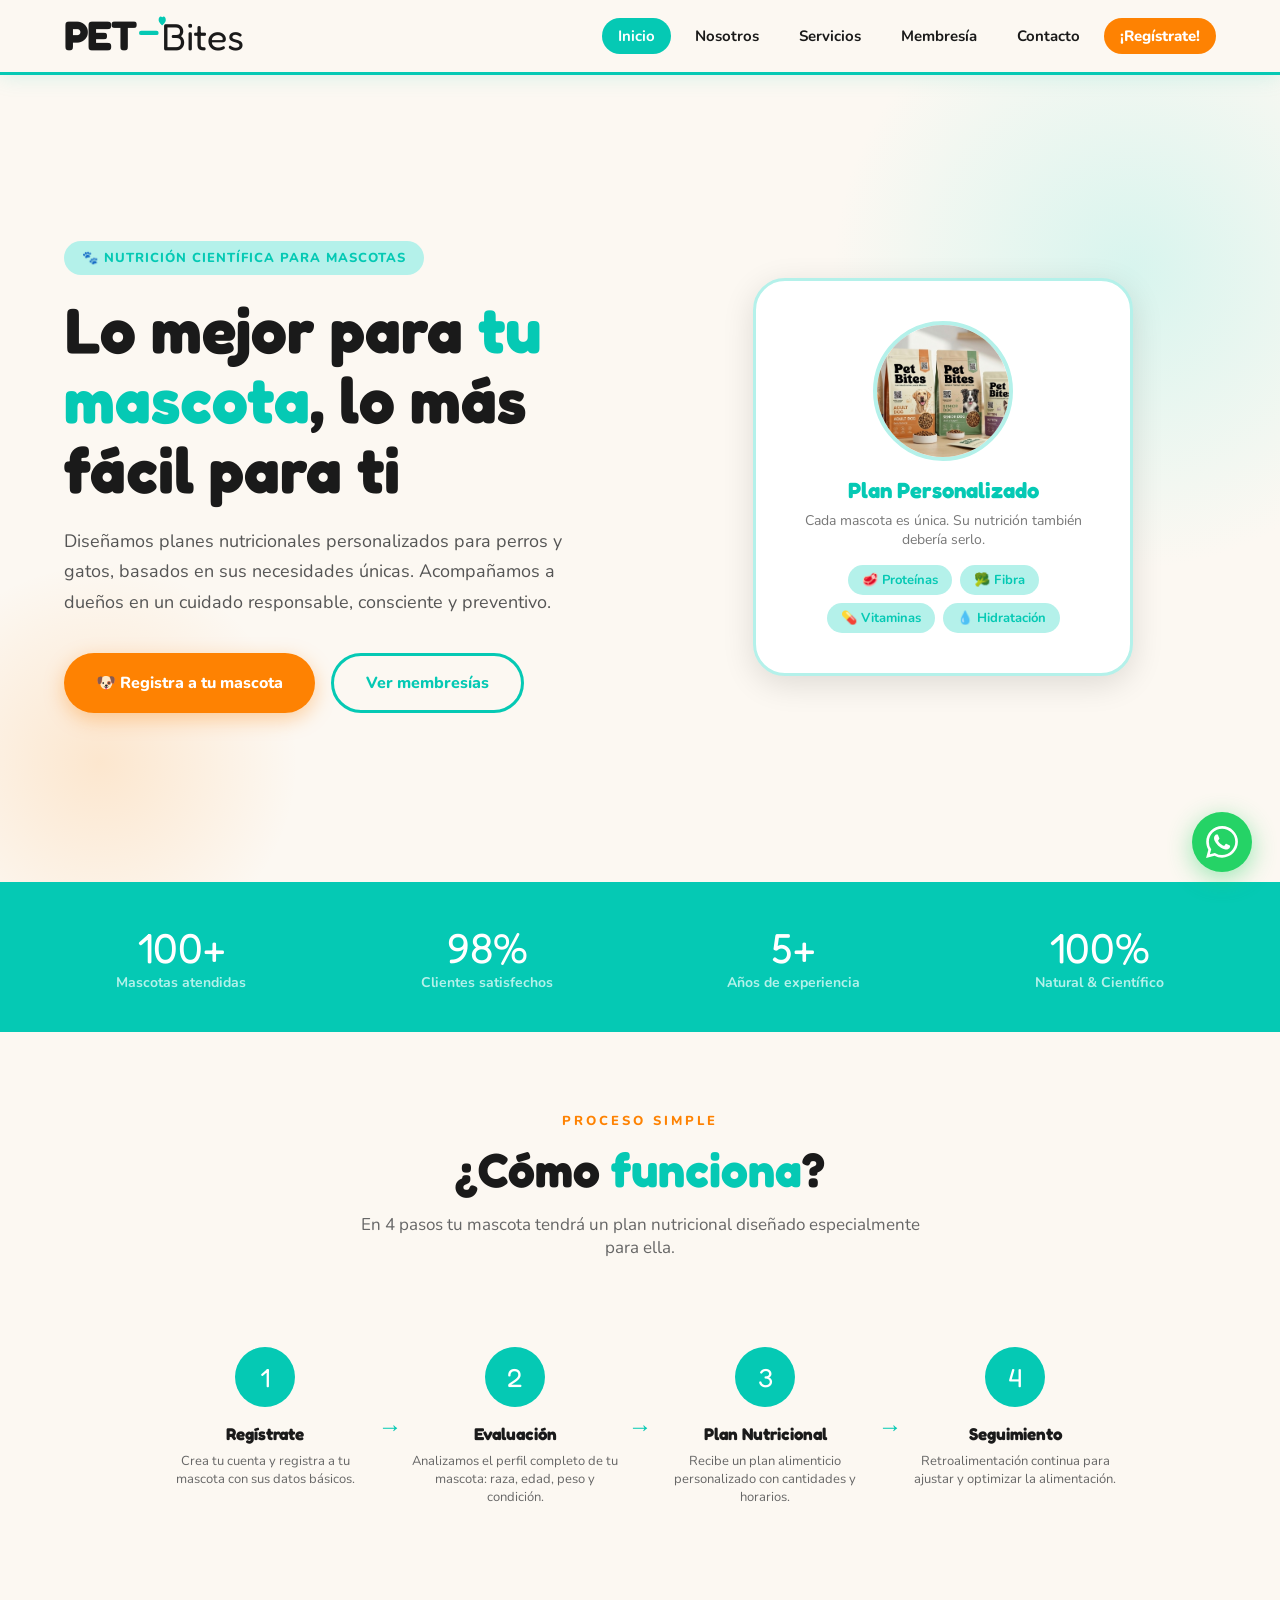
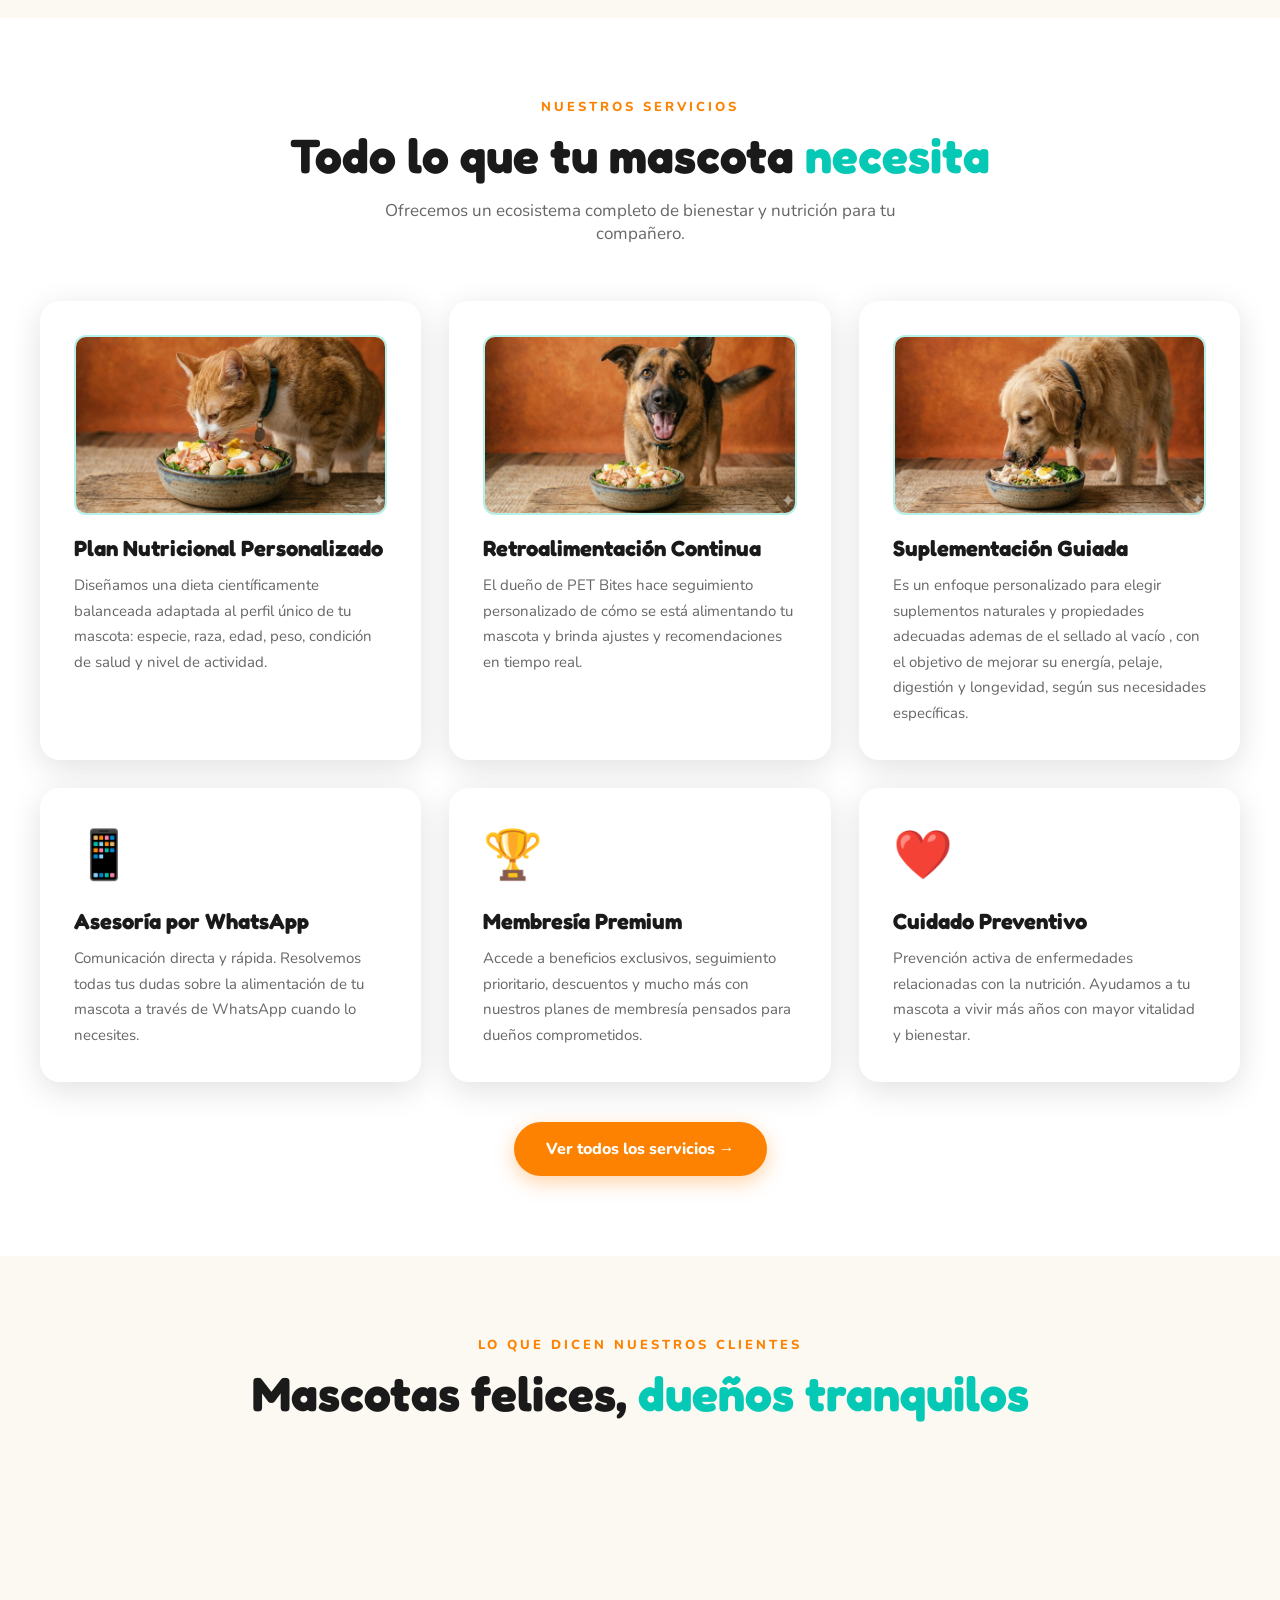
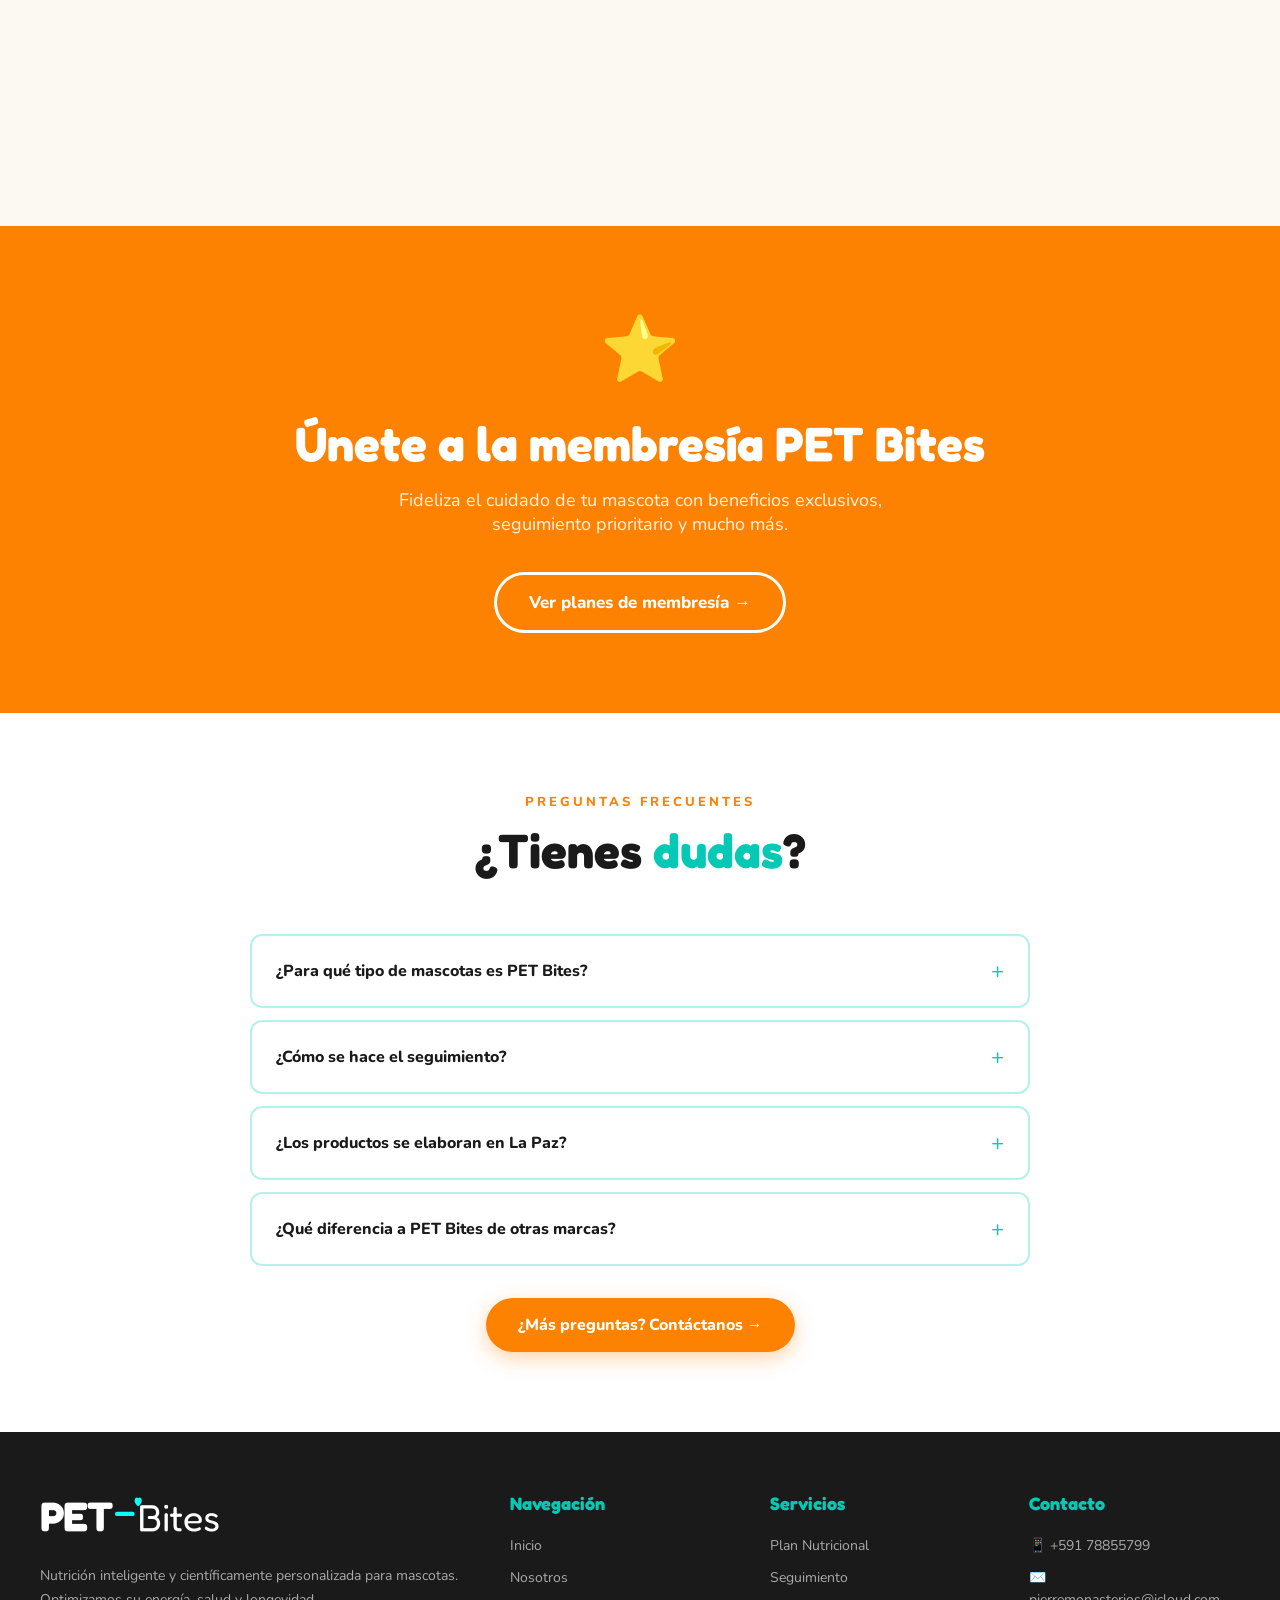
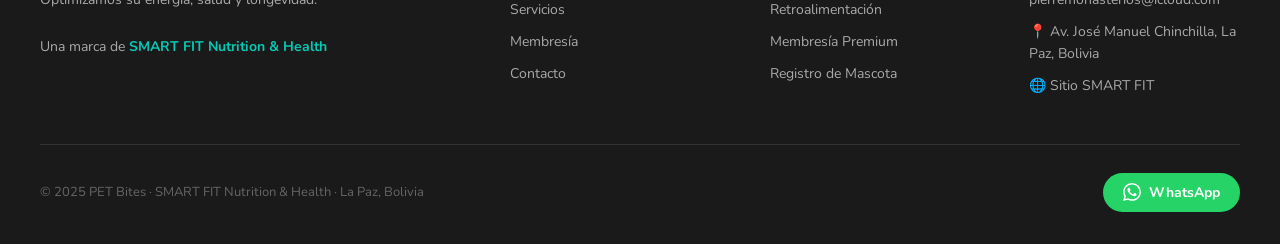
<file: index.html>
<!DOCTYPE html>
<html lang="es">
<head>
  <meta charset="UTF-8" />
  <meta name="viewport" content="width=device-width, initial-scale=1.0" />
  <title>PET Bites · Nutrición Personalizada para Mascotas</title>
  <meta name="description" content="PET Bites: nutrición inteligente y científicamente personalizada para tu mascota. Planes, seguimiento y retroalimentación experta. La Paz, Bolivia." />
  <link rel="stylesheet" href="css/style.css" />
  <link rel="preconnect" href="https://fonts.googleapis.com" />
  <link href="https://fonts.googleapis.com/css2?family=Nunito:wght@400;600;700;800;900&family=Fredoka+One&display=swap" rel="stylesheet" />
  <style>
    /* Index-specific overrides for nav links (root level) MiguelBustillos*/
    /* Nav links visible - Nosotros enabled */
    .index-nav a { }
  </style>
  <link rel="icon" type="image/svg+xml" href="data:image/svg+xml,%3Csvg xmlns='http://www.w3.org/2000/svg' viewBox='0 0 100 100'%3E%3Ctext y='.9em' font-size='90'%3E🐾%3C/text%3E%3C/svg%3E">
  <meta property="og:title" content="PET Bites · Nutrición Personalizada para Mascotas">
  <meta property="og:description" content="Planes nutricionales personalizados para perros y gatos. La Paz, Bolivia.">
  <meta property="og:image" content="img/nutricion.jpeg">
  <meta property="og:type" content="website">
  <meta property="og:url" content="https://pet-bites-v1.vercel.app">
  <meta name="twitter:card" content="summary_large_image">
  <script type="application/ld+json">
  {
    "@context": "https://schema.org",
    "@type": "LocalBusiness",
    "name": "PET Bites",
    "description": "Nutrición personalizada para mascotas en La Paz, Bolivia",
    "url": "https://pet-bites-v1.vercel.app",
    "telephone": "+591-78855799",
    "address": {
      "@type": "PostalAddress",
      "streetAddress": "Av. José Manuel Chinchilla",
      "addressLocality": "La Paz",
      "addressCountry": "BO"
    },
    "parentOrganization": {
      "@type": "Organization",
      "name": "SMART FIT Nutrition & Health"
    }
  }
  </script>
</head>
<body>

<div id="nav-placeholder"></div>
<div id="wa-placeholder"></div>

<main>

  <!-- ====== HERO ====== -->
  <section class="hero">
    <div class="hero-content">
      <div class="hero-text animate-in">
        <span style="display:inline-flex;align-items:center;gap:8px;background:var(--light-teal);color:var(--teal);padding:8px 18px;border-radius:50px;font-size:13px;font-weight:800;letter-spacing:1px;margin-bottom:20px;">🐾 NUTRICIÓN CIENTÍFICA PARA MASCOTAS</span>
        <h1>Lo mejor para <span>tu mascota</span>, lo más fácil para ti</h1>
        <p>Diseñamos planes nutricionales personalizados para perros y gatos, basados en sus necesidades únicas. Acompañamos a dueños en un cuidado responsable, consciente y preventivo.</p>
        <div class="hero-buttons">
          <a href="pages/registro.html" class="btn-primary">🐶 Registra a tu mascota</a>
          <a href="pages/membresia.html" class="btn-secondary">Ver membresías</a>
        </div>
      </div>
      <div class="hero-visual animate-in delay-2">
        <div class="hero-card">
          <img src="img/nutricion.jpeg" alt="Nutrición PetBites" loading="lazy" style="width:140px; height:140px; border-radius:50%; object-fit:cover; margin: 0 auto 16px; display: block; border: 4px solid var(--light-teal);" />
          <h3>Plan Personalizado</h3>
          <p>Cada mascota es única. Su nutrición también debería serlo.</p>
          <div class="badge-strip">
            <span class="badge">🥩 Proteínas</span>
            <span class="badge">🥦 Fibra</span>
            <span class="badge">💊 Vitaminas</span>
            <span class="badge">💧 Hidratación</span>
          </div>
        </div>
      </div>
    </div>
  </section>

  <!-- ====== STATS BAND ====== -->
  <section style="background:var(--teal);padding:40px 24px;">
    <div class="container" style="display:grid;grid-template-columns:repeat(auto-fit,minmax(180px,1fr));gap:24px;text-align:center;">
      <div>
        <div style="font-family:'Fredoka One',cursive;font-size:42px;color:white;">100+</div>
        <div style="color:var(--light-teal);font-weight:700;font-size:14px;">Mascotas atendidas</div>
      </div>
      <div>
        <div style="font-family:'Fredoka One',cursive;font-size:42px;color:white;">98%</div>
        <div style="color:var(--light-teal);font-weight:700;font-size:14px;">Clientes satisfechos</div>
      </div>
      <div>
        <div style="font-family:'Fredoka One',cursive;font-size:42px;color:white;">5+</div>
        <div style="color:var(--light-teal);font-weight:700;font-size:14px;">Años de experiencia</div>
      </div>
      <div>
        <div style="font-family:'Fredoka One',cursive;font-size:42px;color:white;">100%</div>
        <div style="color:var(--light-teal);font-weight:700;font-size:14px;">Natural & Científico</div>
      </div>
    </div>
  </section>

  <!-- ====== CÓMO FUNCIONA ====== -->
  <section style="background:var(--cream);">
    <div class="container">
      <div class="section-header">
        <span class="eyebrow">Proceso simple</span>
        <h2>¿Cómo <span>funciona</span>?</h2>
        <p>En 4 pasos tu mascota tendrá un plan nutricional diseñado especialmente para ella.</p>
      </div>
      <div class="steps">
        <div class="step">
          <div class="step-num">1</div>
          <h4>Regístrate</h4>
          <p>Crea tu cuenta y registra a tu mascota con sus datos básicos.</p>
        </div>
        <div class="step">
          <div class="step-num">2</div>
          <h4>Evaluación</h4>
          <p>Analizamos el perfil completo de tu mascota: raza, edad, peso y condición.</p>
        </div>
        <div class="step">
          <div class="step-num">3</div>
          <h4>Plan Nutricional</h4>
          <p>Recibe un plan alimenticio personalizado con cantidades y horarios.</p>
        </div>
        <div class="step">
          <div class="step-num">4</div>
          <h4>Seguimiento</h4>
          <p>Retroalimentación continua para ajustar y optimizar la alimentación.</p>
        </div>
      </div>
    </div>
  </section>

  <!-- ====== SERVICIOS ====== -->
  <section style="background:white;">
    <div class="container">
      <div class="section-header">
        <span class="eyebrow">Nuestros servicios</span>
        <h2>Todo lo que tu mascota <span>necesita</span></h2>
        <p>Ofrecemos un ecosistema completo de bienestar y nutrición para tu compañero.</p>
      </div>
      <div class="card-grid">
        <div class="card">
          <img src="img/gato1.jpeg" alt="Plan nutricional personalizado PET Bites" class="card-img" loading="lazy" />
          <h3>Plan Nutricional Personalizado</h3>
          <p>Diseñamos una dieta científicamente balanceada adaptada al perfil único de tu mascota: especie, raza, edad, peso, condición de salud y nivel de actividad.</p>
        </div>
        <div class="card">
          <img src="img/perro1.jpeg" alt="Retroalimentación continua PET Bites" class="card-img" loading="lazy" />
          <h3>Retroalimentación Continua</h3>
          <p>El dueño de PET Bites hace seguimiento personalizado de cómo se está alimentando tu mascota y brinda ajustes y recomendaciones en tiempo real.</p>
        </div>
        <div class="card">
          <img src="img/perro2.jpeg" alt="Suplementación guiada PET Bites" class="card-img" loading="lazy" />
          <h3>Suplementación Guiada</h3>
          <p>Es un enfoque personalizado para elegir suplementos naturales y propiedades adecuadas ademas de el sellado al vacío , con el objetivo de mejorar su energía, pelaje, digestión y longevidad, según sus necesidades específicas.</p>
        </div>
        <div class="card">
          <span class="card-icon">📱</span>
          <h3>Asesoría por WhatsApp</h3>
          <p>Comunicación directa y rápida. Resolvemos todas tus dudas sobre la alimentación de tu mascota a través de WhatsApp cuando lo necesites.</p>
        </div>
        <div class="card">
          <span class="card-icon">🏆</span>
          <h3>Membresía Premium</h3>
          <p>Accede a beneficios exclusivos, seguimiento prioritario, descuentos y mucho más con nuestros planes de membresía pensados para dueños comprometidos.</p>
        </div>
        <div class="card">
          <span class="card-icon">❤️</span>
          <h3>Cuidado Preventivo</h3>
          <p>Prevención activa de enfermedades relacionadas con la nutrición. Ayudamos a tu mascota a vivir más años con mayor vitalidad y bienestar.</p>
        </div>
      </div>
      <div style="text-align:center;margin-top:40px;">
        <a href="pages/servicios.html" class="btn-primary">Ver todos los servicios →</a>
      </div>
    </div>
  </section>

  <!-- ====== TESTIMONIALES ====== -->
  <section style="background:var(--cream);">
    <div class="container">
      <div class="section-header">
        <span class="eyebrow">Lo que dicen nuestros clientes</span>
        <h2>Mascotas felices, <span>dueños tranquilos</span></h2>
      </div>
      <div class="testimonials-grid">
        <div class="testimonial">
          <div class="stars">★★★★★</div>
          <p class="testimonial-text">"Desde el primer día, la atención al cliente de PET Bites fue excepcional. Respondieron todas mis dudas de inmediato y el plan adaptado para Max ha sido una maravilla."</p>
          <div class="testimonial-author">
            <div class="author-avatar">👩</div>
            <div>
              <div class="author-name">Valeria M.</div>
              <div class="author-pet">🐕 Mamá de Max (Golden Retriever)</div>
            </div>
          </div>
        </div>
        <div class="testimonial">
          <div class="stars">★★★★★</div>
          <p class="testimonial-text">"El nivel de personalización de PET Bites no tiene comparación. La rapidez y empatía del equipo por WhatsApp me da muchísima tranquilidad sobre la salud de Luna."</p>
          <div class="testimonial-author">
            <div class="author-avatar">👨</div>
            <div>
              <div class="author-name">Carlos R.</div>
              <div class="author-pet">🐱 Papá de Luna (Gata Persa)</div>
            </div>
          </div>
        </div>
        <div class="testimonial">
          <div class="stars">★★★★★</div>
          <p class="testimonial-text">"Lo que más destaco de PET Bites, además de la calidad de su nutrición, es el trato humano y especializado. Siempre están dispuestos a guiarme paso a paso con mi mascota."</p>
          <div class="testimonial-author">
            <div class="author-avatar">👩</div>
            <div>
              <div class="author-name">Andrea S.</div>
              <div class="author-pet">🐕 Mamá de Rocky (Bulldog Francés)</div>
            </div>
          </div>
        </div>
      </div>
    </div>
  </section>

  <!-- ====== CTA MEMBRESÍA ====== -->
  <section style="background:var(--orange);text-align:center;padding:80px 24px;">
    <div class="container">
      <span style="font-size:64px;display:block;margin-bottom:20px;">⭐</span>
      <h2 style="font-family:'Fredoka One',cursive;font-size:clamp(2rem,4vw,3rem);color:white;margin-bottom:16px;">Únete a la membresía PET Bites</h2>
      <p style="color:rgba(255,255,255,0.9);font-size:18px;max-width:560px;margin:0 auto 36px;">Fideliza el cuidado de tu mascota con beneficios exclusivos, seguimiento prioritario y mucho más.</p>
      <a href="pages/membresia.html" class="btn-secondary" style="border-color:white;color:white;font-size:17px;">Ver planes de membresía →</a>
    </div>
  </section>

  <!-- ====== FAQ PREVIEW ====== -->
  <section style="background:white;">
    <div class="container" style="max-width:780px;">
      <div class="section-header">
        <span class="eyebrow">Preguntas frecuentes</span>
        <h2>¿Tienes <span>dudas</span>?</h2>
      </div>
      <div>
        <div class="faq-item">
          <div class="faq-question">¿Para qué tipo de mascotas es PET Bites? <span class="faq-icon">+</span></div>
          <div class="faq-answer">Actualmente trabajamos con perros y gatos de todas las razas, edades y condiciones de salud. Cada plan se adapta específicamente al perfil de tu mascota.</div>
        </div>
        <div class="faq-item">
          <div class="faq-question">¿Cómo se hace el seguimiento? <span class="faq-icon">+</span></div>
          <div class="faq-answer">El seguimiento es personalizado y se realiza principalmente por WhatsApp. El especialista revisa el progreso de tu mascota y ajusta el plan nutricional según sea necesario.</div>
        </div>
        <div class="faq-item">
          <div class="faq-question">¿Los productos se elaboran en La Paz? <span class="faq-icon">+</span></div>
          <div class="faq-answer">Sí. La elaboración se realiza en las instalaciones de SMART FIT Nutrition & Health, ubicadas en la Avenida José Manuel Chinchilla, La Paz, Bolivia.</div>
        </div>
        <div class="faq-item">
          <div class="faq-question">¿Qué diferencia a PET Bites de otras marcas? <span class="faq-icon">+</span></div>
          <div class="faq-answer">Nuestra nutrición es científicamente personalizada y supervisada. No vendemos productos genéricos: diseñamos planes específicos para cada mascota y brindamos retroalimentación continua con cada dueño.</div>
        </div>
      </div>
      <div style="text-align:center;margin-top:32px;">
        <a href="pages/contacto.html" class="btn-primary">¿Más preguntas? Contáctanos →</a>
      </div>
    </div>
  </section>

</main>

<div id="footer-placeholder"></div>

<script src="js/components-root.js"></script>
<script src="js/main.js"></script>
</body>
</html>
</file>
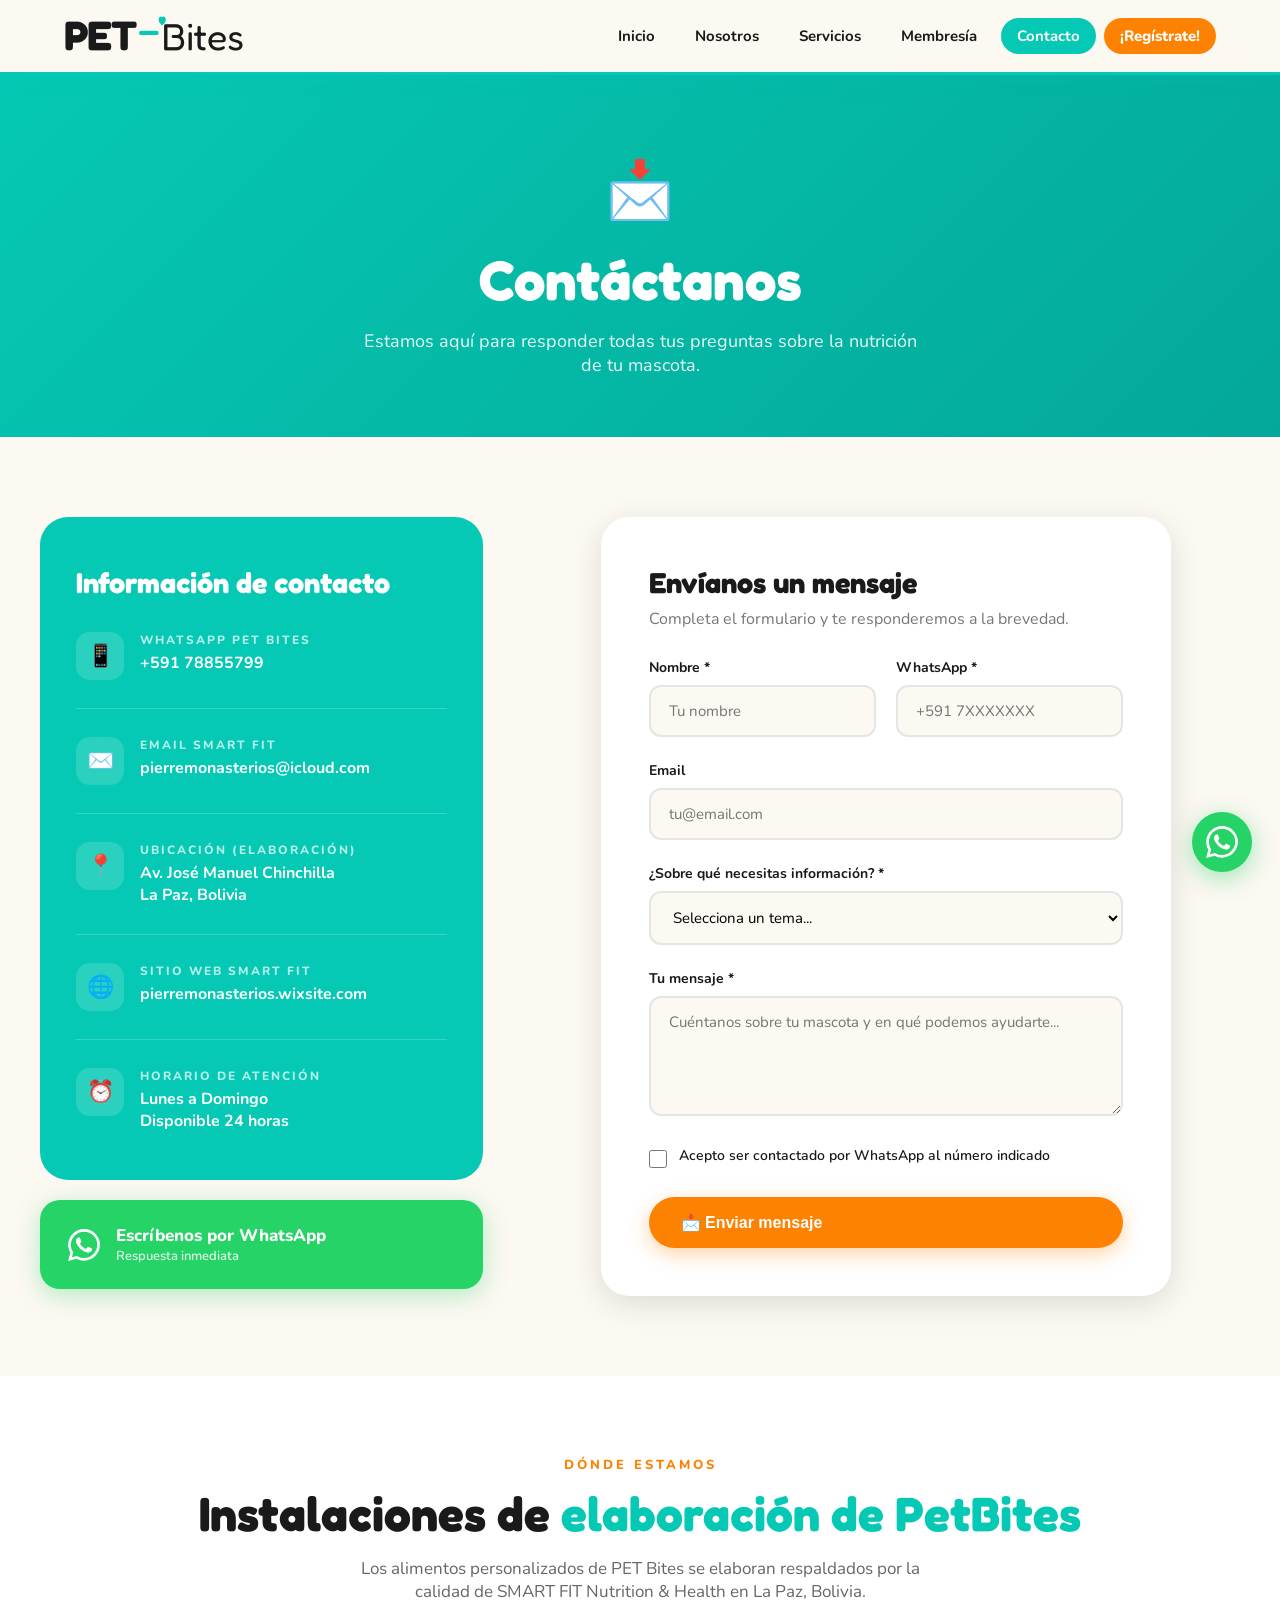
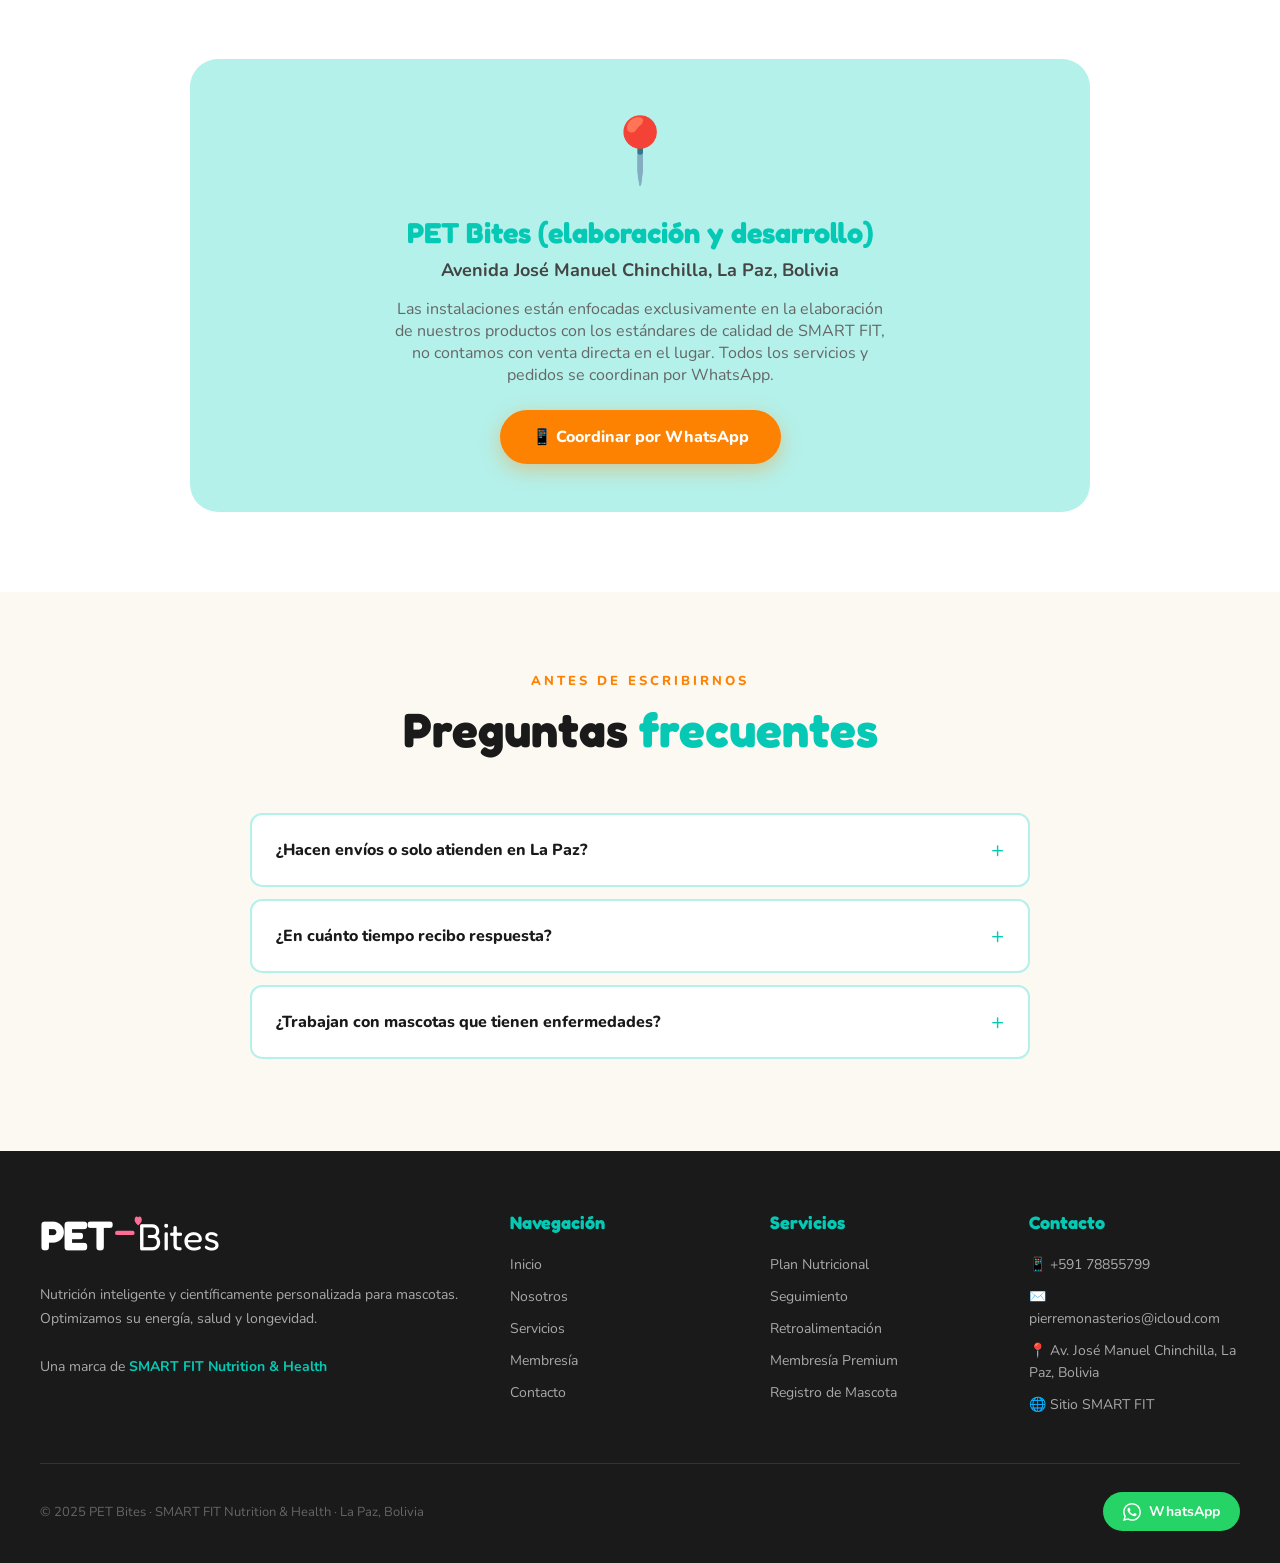
<file: pages/contacto.html>
<!DOCTYPE html>
<html lang="es">
<head>
  <meta charset="UTF-8" />
  <meta name="viewport" content="width=device-width, initial-scale=1.0" />
  <title>Contacto · PET Bites</title>
  <meta name="description" content="Contacta a PET Bites por WhatsApp o email. La Paz, Bolivia. Nutrición personalizada para mascotas." />
  <link rel="stylesheet" href="../css/style.css" />
  <link href="https://fonts.googleapis.com/css2?family=Nunito:wght@400;600;700;800;900&family=Fredoka+One&display=swap" rel="stylesheet" />
  <style>
    .contact-grid {
      display: grid;
      grid-template-columns: 1fr 1.6fr;
      gap: 48px;
      align-items: start;
    }
    .contact-info-card {
      background: var(--teal);
      border-radius: 28px;
      padding: 48px 36px;
      color: white;
    }
    .contact-info-item {
      display: flex;
      align-items: flex-start;
      gap: 16px;
      margin-bottom: 28px;
      padding-bottom: 28px;
      border-bottom: 1px solid rgba(255,255,255,0.2);
    }
    .contact-info-item:last-child {
      border-bottom: none;
      margin-bottom: 0;
      padding-bottom: 0;
    }
    .contact-icon {
      width: 48px;
      height: 48px;
      background: rgba(255,255,255,0.15);
      border-radius: 14px;
      display: flex;
      align-items: center;
      justify-content: center;
      font-size: 22px;
      flex-shrink: 0;
    }
    .contact-label {
      font-size: 12px;
      font-weight: 800;
      letter-spacing: 2px;
      text-transform: uppercase;
      opacity: 0.7;
      margin-bottom: 4px;
    }
    .contact-value {
      font-weight: 700;
      font-size: 16px;
    }
    .contact-value a {
      color: white;
      text-decoration: none;
    }
    .contact-value a:hover { text-decoration: underline; }
    @media(max-width:768px) {
      .contact-grid { grid-template-columns: 1fr; }
    }
  </style>
  <link rel="icon" type="image/svg+xml" href="data:image/svg+xml,%3Csvg xmlns='http://www.w3.org/2000/svg' viewBox='0 0 100 100'%3E%3Ctext y='.9em' font-size='90'%3E🐾%3C/text%3E%3C/svg%3E">
  <meta property="og:title" content="Contacto · PET Bites">
  <meta property="og:description" content="Contacta a PET Bites por WhatsApp o email. La Paz, Bolivia.">
  <meta property="og:type" content="website">
</head>
<body>

<div id="nav-placeholder"></div>
<div id="wa-placeholder"></div>

<main>

  <!-- PAGE HERO -->
  <section class="page-hero">
    <span style="font-size:56px;display:block;margin-bottom:16px;">📩</span>
    <h1>Contáctanos</h1>
    <p>Estamos aquí para responder todas tus preguntas sobre la nutrición de tu mascota.</p>
  </section>

  <!-- CONTACTO PRINCIPAL -->
  <section style="background:var(--cream);">
    <div class="container">
      <div class="contact-grid">

        <!-- INFO -->
        <div>
          <div class="contact-info-card">
            <h2 style="font-family:'Fredoka One',cursive;font-size:1.8rem;margin-bottom:32px;">Información de contacto</h2>

            <div class="contact-info-item">
              <div class="contact-icon">📱</div>
              <div>
                <div class="contact-label">WhatsApp PET Bites</div>
                <div class="contact-value"><a href="https://wa.me/59178855799" target="_blank">+591 78855799</a></div>
              </div>
            </div>

            <div class="contact-info-item">
              <div class="contact-icon">✉️</div>
              <div>
                <div class="contact-label">Email SMART FIT</div>
                <div class="contact-value"><a href="https://mail.google.com/mail/?view=cm&fs=1&to=pierremonasterios@icloud.com" target="_blank">pierremonasterios@icloud.com</a></div>
              </div>
            </div>

            <div class="contact-info-item">
              <div class="contact-icon">📍</div>
              <div>
                <div class="contact-label">Ubicación (Elaboración)</div>
                <div class="contact-value">Av. José Manuel Chinchilla<br/>La Paz, Bolivia</div>
              </div>
            </div>

            <div class="contact-info-item">
              <div class="contact-icon">🌐</div>
              <div>
                <div class="contact-label">Sitio web SMART FIT</div>
                <div class="contact-value"><a href="https://pierremonasterios.wixsite.com/healthcoach" target="_blank">pierremonasterios.wixsite.com</a></div>
              </div>
            </div>

            <div class="contact-info-item">
              <div class="contact-icon">⏰</div>
              <div>
                <div class="contact-label">Horario de atención</div>
                <div class="contact-value">Lunes a Domingo<br/>Disponible 24 horas</div>
              </div>
            </div>
          </div>

          <!-- WA BIG BUTTON -->
          <a href="https://wa.me/59178855799" target="_blank" style="display:flex;align-items:center;gap:16px;background:#25D366;color:white;text-decoration:none;padding:24px 28px;border-radius:20px;margin-top:20px;font-weight:800;font-size:17px;transition:all 0.3s;box-shadow:0 6px 24px rgba(37,211,102,0.35);" onmouseenter="this.style.transform='translateY(-3px)';this.style.boxShadow='0 10px 32px rgba(37,211,102,0.45)'" onmouseleave="this.style.transform='';this.style.boxShadow='0 6px 24px rgba(37,211,102,0.35)'">
            <svg width="32" height="32" viewBox="0 0 24 24" fill="white"><path d="M17.472 14.382c-.297-.149-1.758-.867-2.03-.967-.273-.099-.471-.148-.67.15-.197.297-.767.966-.94 1.164-.173.199-.347.223-.644.075-.297-.15-1.255-.463-2.39-1.475-.883-.788-1.48-1.761-1.653-2.059-.173-.297-.018-.458.13-.606.134-.133.298-.347.446-.52.149-.174.198-.298.298-.497.099-.198.05-.371-.025-.52-.075-.149-.669-1.612-.916-2.207-.242-.579-.487-.5-.669-.51-.173-.008-.371-.01-.57-.01-.198 0-.52.074-.792.372-.272.297-1.04 1.016-1.04 2.479 0 1.462 1.065 2.875 1.213 3.074.149.198 2.096 3.2 5.077 4.487.709.306 1.262.489 1.694.625.712.227 1.36.195 1.871.118.571-.085 1.758-.719 2.006-1.413.248-.694.248-1.289.173-1.413-.074-.124-.272-.198-.57-.347m-5.421 7.403h-.004a9.87 9.87 0 01-5.031-1.378l-.361-.214-3.741.982.998-3.648-.235-.374a9.86 9.86 0 01-1.51-5.26c.001-5.45 4.436-9.884 9.888-9.884 2.64 0 5.122 1.03 6.988 2.898a9.825 9.825 0 012.893 6.994c-.003 5.45-4.437 9.884-9.885 9.884m8.413-18.297A11.815 11.815 0 0012.05 0C5.495 0 .16 5.335.157 11.892c0 2.096.547 4.142 1.588 5.945L.057 24l6.305-1.654a11.882 11.882 0 005.683 1.448h.005c6.554 0 11.89-5.335 11.893-11.893a11.821 11.821 0 00-3.48-8.413Z"/></svg>
            <div>
              <div>Escríbenos por WhatsApp</div>
              <div style="font-size:13px;opacity:0.85;font-weight:600;">Respuesta inmediata</div>
            </div>
          </a>
        </div>

        <!-- FORM -->
        <div class="form-container">
          <h2 style="font-family:'Fredoka One',cursive;font-size:1.8rem;margin-bottom:8px;">Envíanos un mensaje</h2>
          <p style="color:#777;margin-bottom:28px;">Completa el formulario y te responderemos a la brevedad.</p>

          <div class="alert alert-success alert-hidden" id="contact-success">
            ✅ ¡Mensaje enviado! Te contactaremos pronto por WhatsApp o email.
          </div>

          <form id="contact-form">
            <div class="form-row">
              <div class="form-group">
                <label>Nombre *</label>
                <input type="text" placeholder="Tu nombre" required />
              </div>
              <div class="form-group">
                <label>WhatsApp *</label>
                <input type="tel" placeholder="+591 7XXXXXXX" required />
              </div>
            </div>
            <div class="form-group">
              <label>Email</label>
              <input type="email" placeholder="tu@email.com" />
            </div>
            <div class="form-group">
              <label>¿Sobre qué necesitas información? *</label>
              <select required>
                <option value="">Selecciona un tema...</option>
                <option>Plan nutricional para mi mascota</option>
                <option>Información sobre membresías</option>
                <option>Seguimiento y retroalimentación</option>
                <option>Precios y pagos</option>
                <option>Suplementación</option>
                <option>Otro</option>
              </select>
            </div>
            <div class="form-group">
              <label>Tu mensaje *</label>
              <textarea placeholder="Cuéntanos sobre tu mascota y en qué podemos ayudarte..." required></textarea>
            </div>
            <div class="form-group" style="display:flex;align-items:flex-start;gap:12px;">
              <input type="checkbox" id="whatsapp-ok" style="margin-top:4px;accent-color:var(--teal);width:18px;height:18px;" required />
              <label for="whatsapp-ok" style="font-weight:600;cursor:pointer;font-size:14px;">Acepto ser contactado por WhatsApp al número indicado</label>
            </div>
            <button type="submit" class="btn-primary" style="width:100%;font-size:16px;">📩 Enviar mensaje</button>
          </form>
        </div>

      </div>
    </div>
  </section>

  <!-- UBICACIÓN -->
  <section style="background:white;">
    <div class="container" style="max-width:900px;">
      <div class="section-header">
        <span class="eyebrow">Dónde estamos</span>
        <h2>Instalaciones de <span>elaboración de PetBites</span></h2>
        <p>Los alimentos personalizados de PET Bites se elaboran respaldados por la calidad de SMART FIT Nutrition & Health en La Paz, Bolivia.</p>
      </div>

      <div style="background:var(--light-teal);border-radius:28px;padding:48px;text-align:center;">
        <div style="font-size:64px;margin-bottom:20px;">📍</div>
        <h3 style="font-family:'Fredoka One',cursive;font-size:1.8rem;color:var(--teal);margin-bottom:8px;">PET Bites (elaboración y desarrollo)</h3>
        <p style="font-size:18px;color:#444;font-weight:700;margin-bottom:16px;">Avenida José Manuel Chinchilla, La Paz, Bolivia</p>
        <p style="color:#666;max-width:500px;margin:0 auto 24px;">Las instalaciones están enfocadas exclusivamente en la elaboración de nuestros productos con los estándares de calidad de SMART FIT, no contamos con venta directa en el lugar. Todos los servicios y pedidos se coordinan por WhatsApp.</p>
        <a href="https://wa.me/59178855799" target="_blank" class="btn-primary">📱 Coordinar por WhatsApp</a>
      </div>
    </div>
  </section>

  <!-- FAQ -->
  <section style="background:var(--cream);">
    <div class="container" style="max-width:780px;">
      <div class="section-header">
        <span class="eyebrow">Antes de escribirnos</span>
        <h2>Preguntas <span>frecuentes</span></h2>
      </div>
      <div class="faq-item">
        <div class="faq-question">¿Hacen envíos o solo atienden en La Paz? <span class="faq-icon">+</span></div>
        <div class="faq-answer">Principalmente atendemos en La Paz. Los planes nutricionales y la asesoría se brindan virtualmente por WhatsApp a cualquier lugar de Bolivia. Para productos físicos, consulta disponibilidad de envío.</div>
      </div>
      <div class="faq-item">
        <div class="faq-question">¿En cuánto tiempo recibo respuesta? <span class="faq-icon">+</span></div>
        <div class="faq-answer">Respondemos en horario de atención (Lunes a Sábado, 8am-7pm). Por WhatsApp la respuesta es generalmente en menos de 2 horas. Los planes nutricionales se entregan en máximo 24-48 horas tras la evaluación.</div>
      </div>

      <div class="faq-item">
        <div class="faq-question">¿Trabajan con mascotas que tienen enfermedades? <span class="faq-icon">+</span></div>
        <div class="faq-answer">Sí, y es donde más podemos ayudar. La nutrición personalizada es especialmente importante para mascotas con diabetes, alergias, problemas renales, sobrepeso, digestión sensible y otras condiciones.</div>
      </div>
    </div>
  </section>

</main>

<div id="footer-placeholder"></div>
<script src="../js/components.js"></script>
<script src="../js/main.js"></script>
<script>
  document.getElementById('contact-form').addEventListener('submit', (e) => {
    e.preventDefault();
    document.getElementById('contact-success').classList.remove('alert-hidden');
    e.target.reset();
    setTimeout(() => document.getElementById('contact-success').classList.add('alert-hidden'), 8000);
  });
</script>
</body>
</html>
</file>
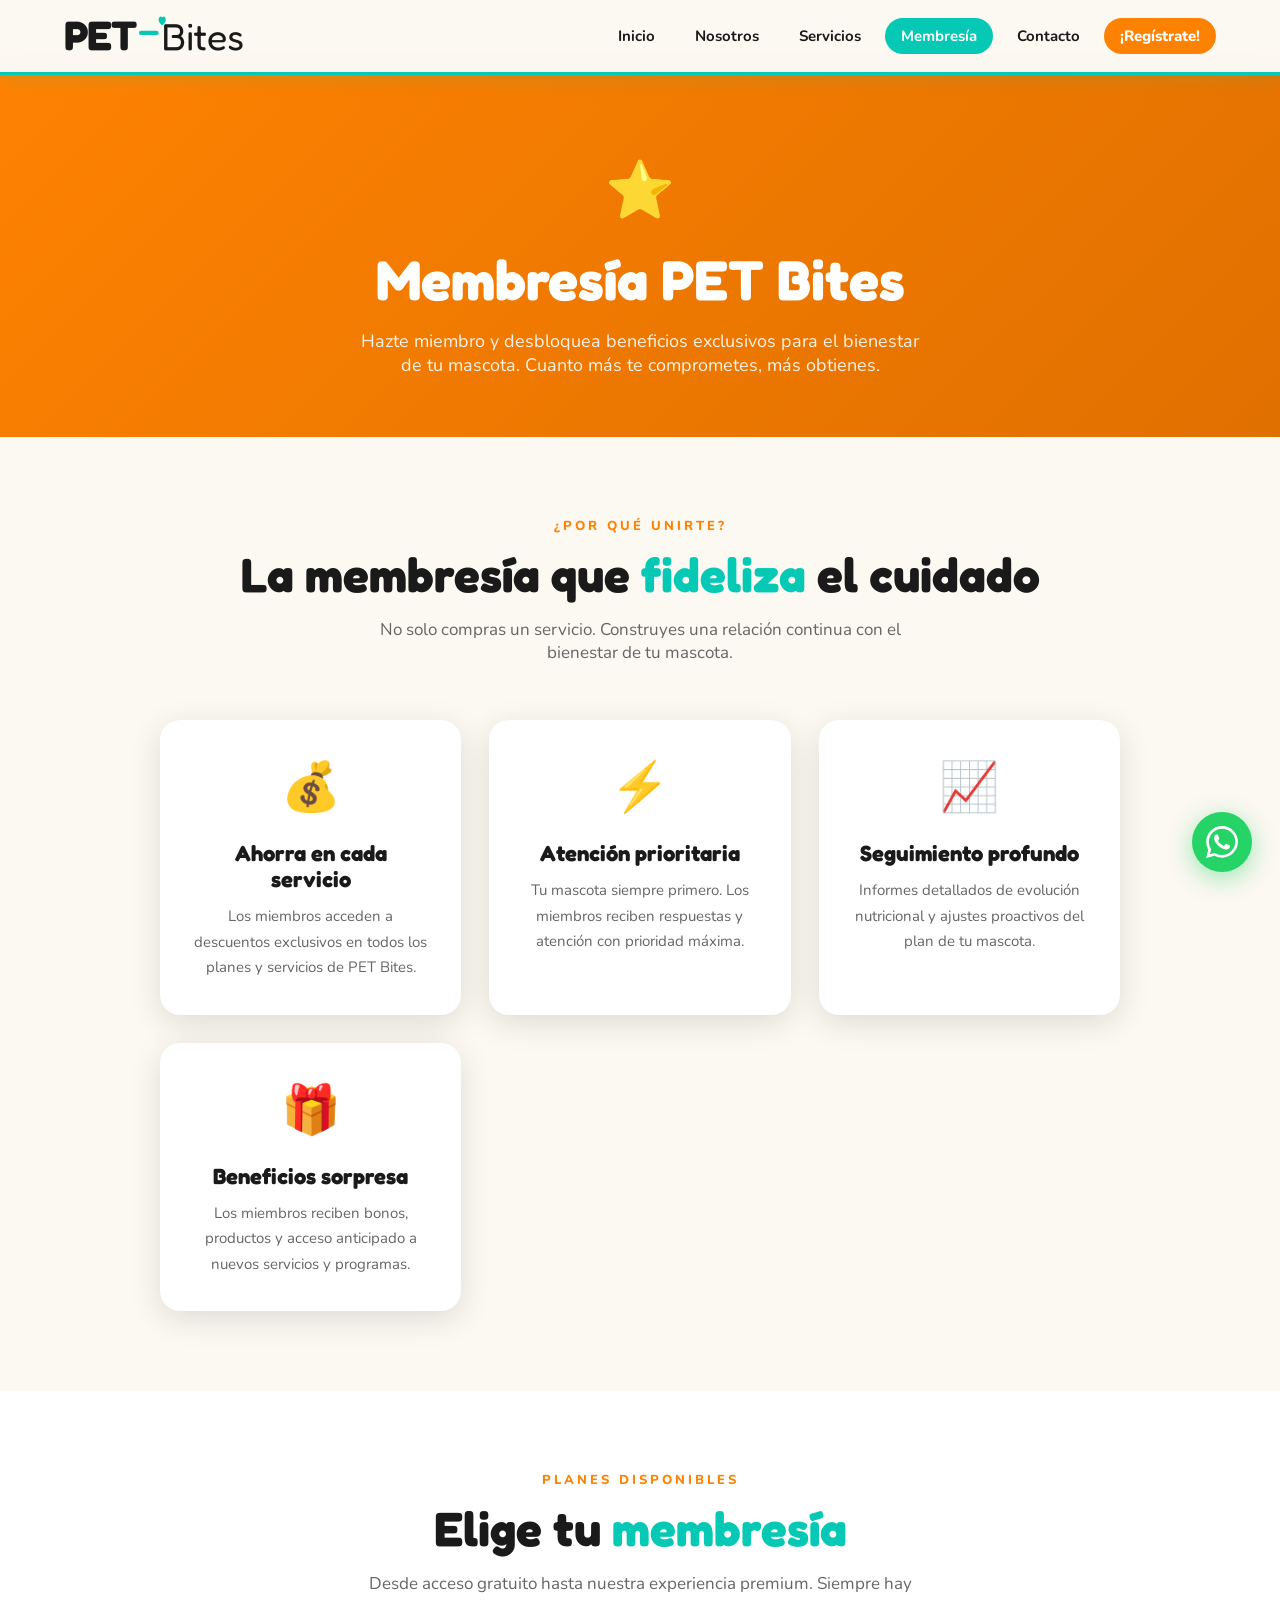
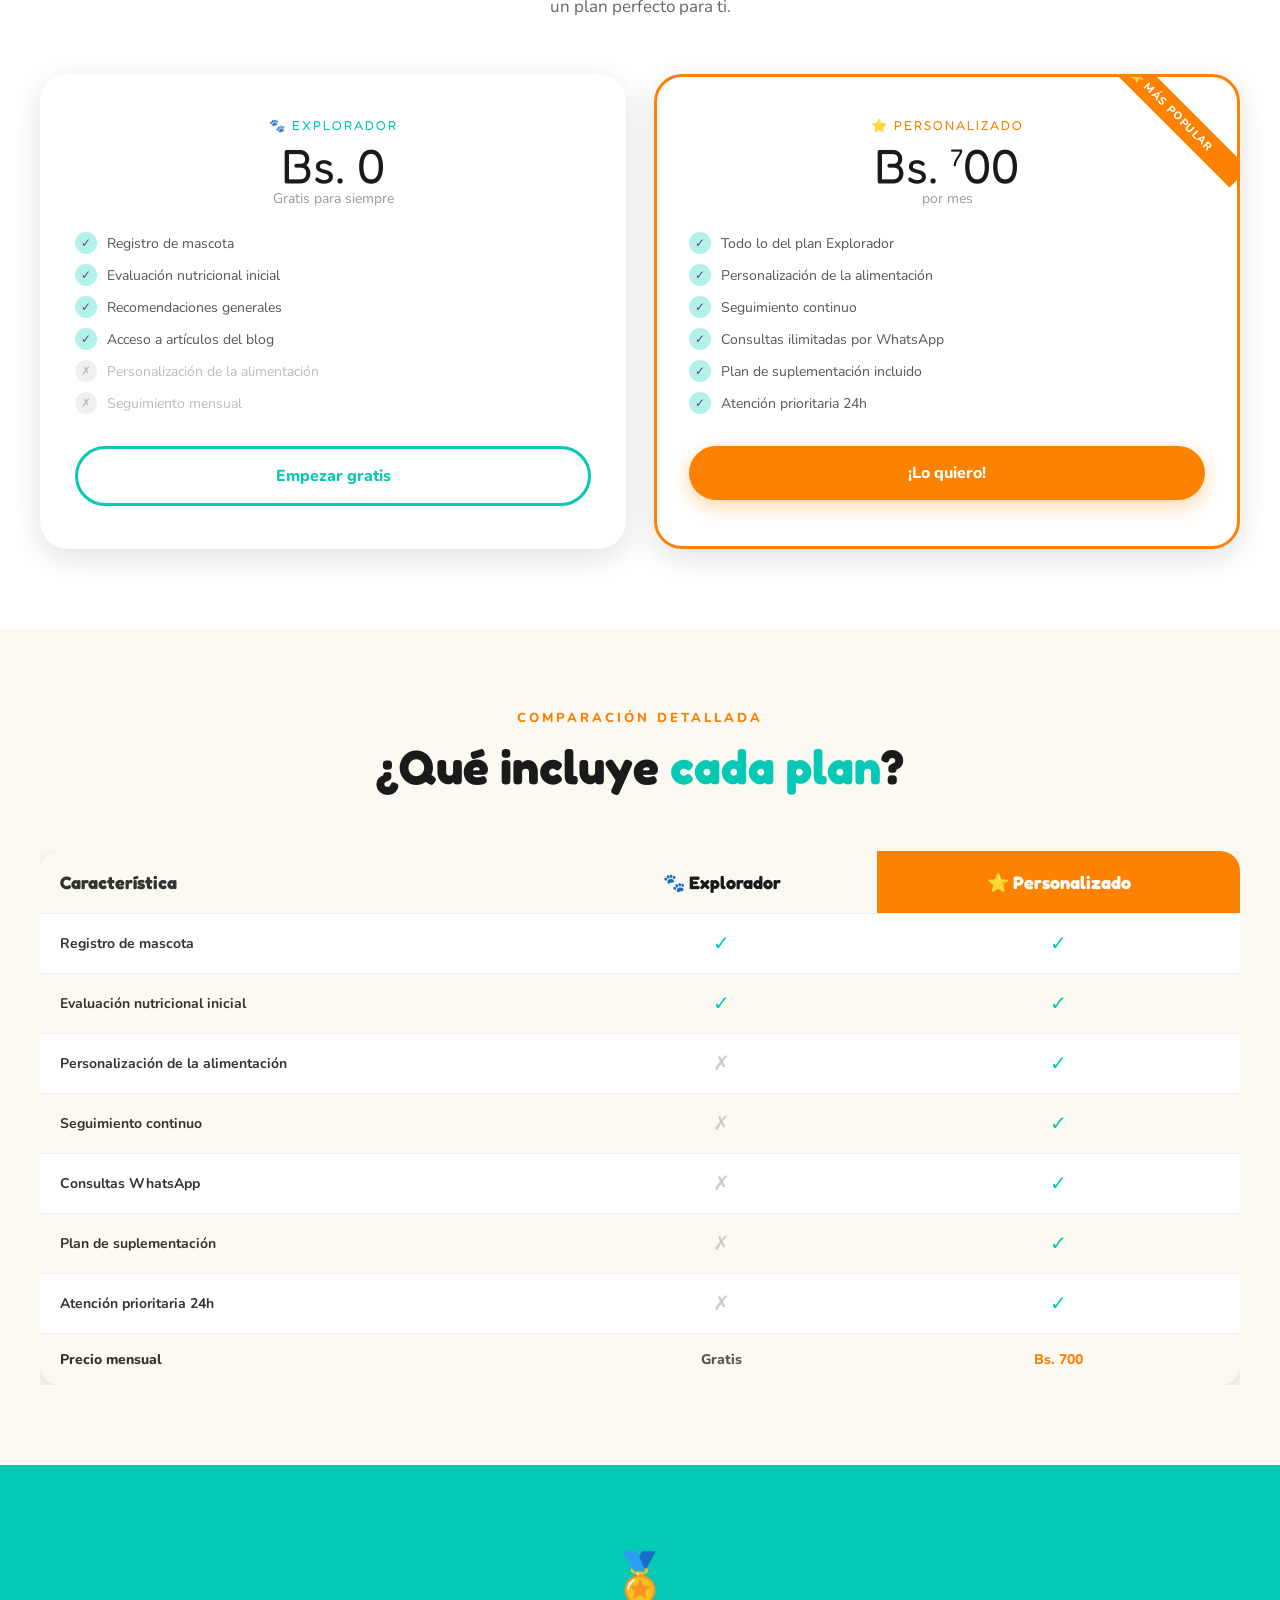
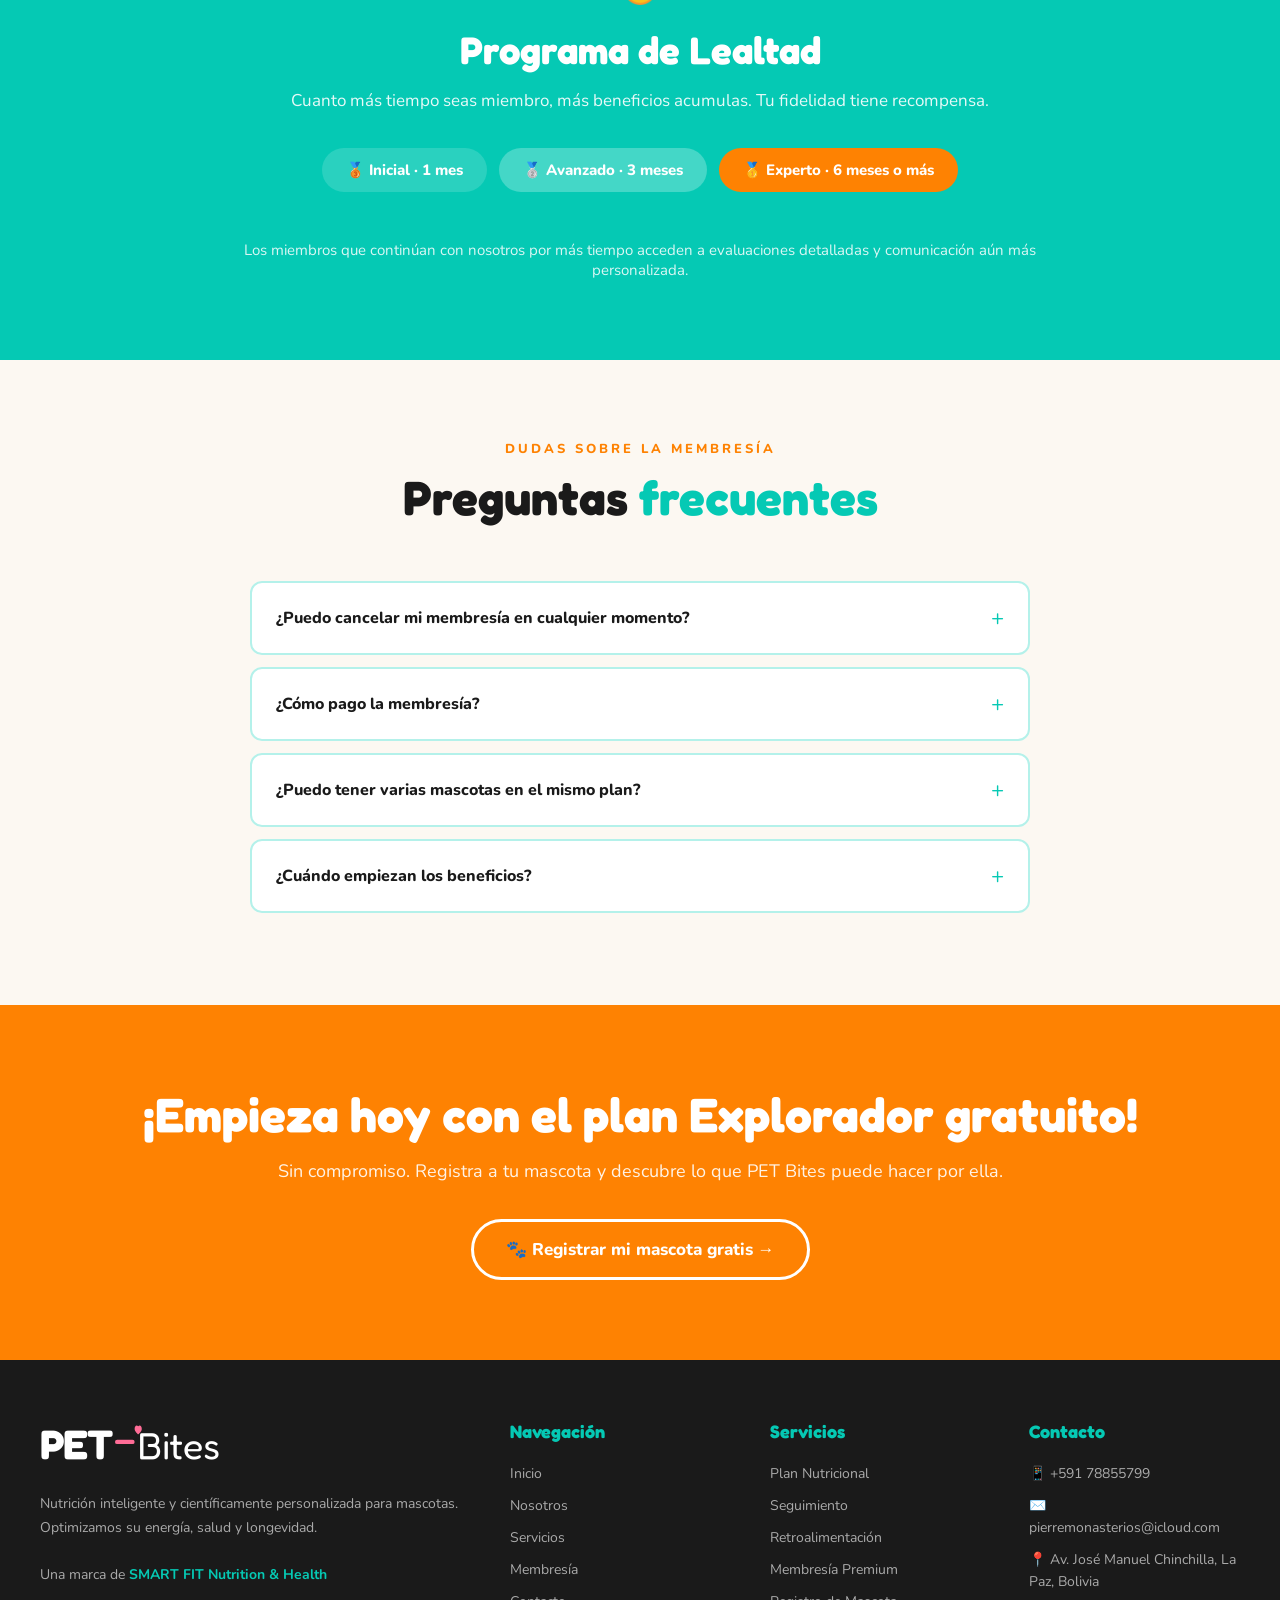
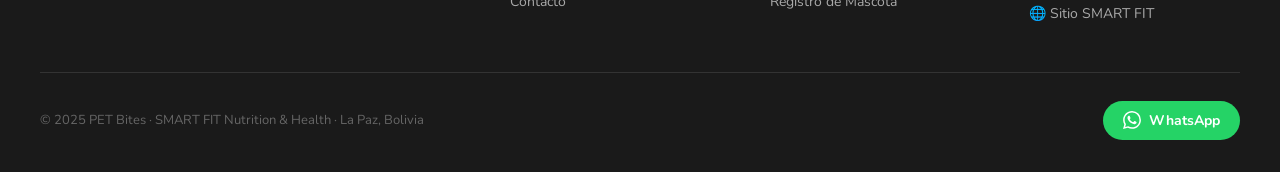
<file: pages/membresia.html>
<!DOCTYPE html>
<html lang="es">
<head>
  <meta charset="UTF-8" />
  <meta name="viewport" content="width=device-width, initial-scale=1.0" />
  <title>Membresía · PET Bites</title>
  <meta name="description" content="Hazte miembro PET Bites y obtén beneficios exclusivos, seguimiento prioritario y mucho más para el bienestar de tu mascota." />
  <link rel="stylesheet" href="../css/style.css" />
  <link href="https://fonts.googleapis.com/css2?family=Nunito:wght@400;600;700;800;900&family=Fredoka+One&display=swap" rel="stylesheet" />
  <style>
    .loyalty-levels {
      display: flex;
      gap: 12px;
      justify-content: center;
      flex-wrap: wrap;
      margin-bottom: 48px;
    }
    .loyalty-badge {
      padding: 12px 24px;
      border-radius: 50px;
      font-weight: 800;
      font-size: 15px;
    }
    .compare-table {
      width: 100%;
      border-collapse: collapse;
      background: white;
      border-radius: 20px;
      overflow: hidden;
      box-shadow: var(--shadow);
    }
    .compare-table th {
      padding: 20px;
      font-family: 'Fredoka One', cursive;
      font-size: 18px;
    }
    .compare-table td {
      padding: 16px 20px;
      border-top: 1px solid #f0f0f0;
      font-size: 14px;
      color: #555;
    }
    .compare-table tr:nth-child(even) td { background: var(--cream); }
    .compare-table .check-yes { color: var(--teal); font-size: 20px; text-align: center; }
    .compare-table .check-no { color: #ccc; font-size: 20px; text-align: center; }
    .compare-table th:first-child, .compare-table td:first-child { text-align: left; font-weight: 700; color: #333; }
    .th-free { background: var(--cream); color: var(--black); }
    .th-basic { background: var(--light-teal); color: var(--teal); }
    .th-pro { background: var(--teal); color: white; }
    .th-premium { background: var(--orange); color: white; }
  </style>
  <link rel="icon" type="image/svg+xml" href="data:image/svg+xml,%3Csvg xmlns='http://www.w3.org/2000/svg' viewBox='0 0 100 100'%3E%3Ctext y='.9em' font-size='90'%3E🐾%3C/text%3E%3C/svg%3E">
  <meta property="og:title" content="Membresía · PET Bites">
  <meta property="og:description" content="Hazte miembro PET Bites y obtén beneficios exclusivos para tu mascota.">
  <meta property="og:type" content="website">
</head>
<body>

<div id="nav-placeholder"></div>
<div id="wa-placeholder"></div>

<main>

  <!-- PAGE HERO -->
  <section class="page-hero" style="background:linear-gradient(135deg, var(--orange) 0%, #e07000 100%);">
    <span style="font-size:56px;display:block;margin-bottom:16px;">⭐</span>
    <h1>Membresía PET Bites</h1>
    <p>Hazte miembro y desbloquea beneficios exclusivos para el bienestar de tu mascota. Cuanto más te comprometes, más obtienes.</p>
  </section>

  <!-- POR QUÉ MEMBRESÍA -->
  <section style="background:var(--cream);">
    <div class="container" style="max-width:960px;">
      <div class="section-header">
        <span class="eyebrow">¿Por qué unirte?</span>
        <h2>La membresía que <span>fideliza</span> el cuidado</h2>
        <p>No solo compras un servicio. Construyes una relación continua con el bienestar de tu mascota.</p>
      </div>
      <div class="card-grid" style="grid-template-columns:repeat(auto-fit,minmax(240px,1fr));">
        <div class="card" style="text-align:center;">
          <span class="card-icon">💰</span>
          <h3>Ahorra en cada servicio</h3>
          <p>Los miembros acceden a descuentos exclusivos en todos los planes y servicios de PET Bites.</p>
        </div>
        <div class="card" style="text-align:center;">
          <span class="card-icon">⚡</span>
          <h3>Atención prioritaria</h3>
          <p>Tu mascota siempre primero. Los miembros reciben respuestas y atención con prioridad máxima.</p>
        </div>
        <div class="card" style="text-align:center;">
          <span class="card-icon">📈</span>
          <h3>Seguimiento profundo</h3>
          <p>Informes detallados de evolución nutricional y ajustes proactivos del plan de tu mascota.</p>
        </div>
        <div class="card" style="text-align:center;">
          <span class="card-icon">🎁</span>
          <h3>Beneficios sorpresa</h3>
          <p>Los miembros reciben bonos, productos y acceso anticipado a nuevos servicios y programas.</p>
        </div>
      </div>
    </div>
  </section>

  <!-- PLANES -->
  <section style="background:white;">
    <div class="container">
      <div class="section-header">
        <span class="eyebrow">Planes disponibles</span>
        <h2>Elige tu <span>membresía</span></h2>
        <p>Desde acceso gratuito hasta nuestra experiencia premium. Siempre hay un plan perfecto para ti.</p>
      </div>
      <div class="membership-grid">

        <!-- FREE -->
        <div class="mem-card">
          <div class="mem-plan">🐾 Explorador</div>
          <div class="mem-price">Bs. <sup></sup>0</div>
          <div class="mem-period">Gratis para siempre</div>
          <ul class="mem-features">
            <li><span class="check">✓</span>Registro de mascota</li>
            <li><span class="check">✓</span>Evaluación nutricional inicial</li>
            <li><span class="check">✓</span>Recomendaciones generales</li>
            <li><span class="check">✓</span>Acceso a artículos del blog</li>
            <li><span class="check" style="background:#f0f0f0;color:#bbb;">✗</span><span style="color:#bbb;">Personalización de la alimentación</span></li>
            <li><span class="check" style="background:#f0f0f0;color:#bbb;">✗</span><span style="color:#bbb;">Seguimiento mensual</span></li>
          </ul>
          <a href="registro.html" class="btn-secondary" style="width:100%;text-align:center;display:block;">Empezar gratis</a>
        </div>

        <!-- PERSONALIZADO -->
        <div class="mem-card featured">
          <div class="mem-plan" style="color:var(--orange);">⭐ Personalizado</div>
          <div class="mem-price">Bs. <sup>7</sup>00</div>
          <div class="mem-period">por mes</div>
          <ul class="mem-features">
            <li><span class="check">✓</span>Todo lo del plan Explorador</li>
            <li><span class="check">✓</span>Personalización de la alimentación</li>
            <li><span class="check">✓</span>Seguimiento continuo</li>
            <li><span class="check">✓</span>Consultas ilimitadas por WhatsApp</li>
            <li><span class="check">✓</span>Plan de suplementación incluido</li>
            <li><span class="check">✓</span>Atención prioritaria 24h</li>
          </ul>
          <a href="registro.html" class="btn-primary" style="width:100%;text-align:center;display:block;">¡Lo quiero!</a>
        </div>

      </div>
    </div>
  </section>

  <!-- TABLA COMPARATIVA -->
  <section style="background:var(--cream);">
    <div class="container">
      <div class="section-header">
        <span class="eyebrow">Comparación detallada</span>
        <h2>¿Qué incluye <span>cada plan</span>?</h2>
      </div>
      <div style="overflow-x:auto;">
        <table class="compare-table">
          <thead>
            <tr>
              <th class="th-free" style="text-align:left;padding:20px;">Característica</th>
              <th class="th-free">🐾 Explorador</th>
              <th class="th-premium">⭐ Personalizado</th>
            </tr>
          </thead>
          <tbody>
            <tr>
              <td>Registro de mascota</td>
              <td class="check-yes">✓</td><td class="check-yes">✓</td>
            </tr>
            <tr>
              <td>Evaluación nutricional inicial</td>
              <td class="check-yes">✓</td><td class="check-yes">✓</td>
            </tr>
            <tr>
              <td>Personalización de la alimentación</td>
              <td class="check-no">✗</td><td class="check-yes">✓</td>
            </tr>
            <tr>
              <td>Seguimiento continuo</td>
              <td class="check-no">✗</td><td class="check-yes">✓</td>
            </tr>
            <tr>
              <td>Consultas WhatsApp</td>
              <td class="check-no">✗</td><td class="check-yes">✓</td>
            </tr>
            <tr>
              <td>Plan de suplementación</td>
              <td class="check-no">✗</td><td class="check-yes">✓</td>
            </tr>
            <tr>
              <td>Atención prioritaria 24h</td>
              <td class="check-no">✗</td><td class="check-yes">✓</td>
            </tr>
            <tr>
              <td style="font-weight:800;">Precio mensual</td>
              <td style="text-align:center;font-weight:800;">Gratis</td>
              <td style="text-align:center;font-weight:800;color:var(--orange);">Bs. 700</td>
            </tr>
          </tbody>
        </table>
      </div>
    </div>
  </section>

  <!-- LOYALTY / NIVELES -->
  <section style="background:var(--teal);color:white;text-align:center;">
    <div class="container" style="max-width:800px;">
      <span style="font-size:48px;display:block;margin-bottom:16px;">🏅</span>
      <h2 style="font-family:'Fredoka One',cursive;font-size:2.4rem;margin-bottom:16px;">Programa de Lealtad</h2>
      <p style="font-size:17px;opacity:0.9;margin-bottom:36px;">Cuanto más tiempo seas miembro, más beneficios acumulas. Tu fidelidad tiene recompensa.</p>
      <div class="loyalty-levels">
        <div class="loyalty-badge" style="background:rgba(255,255,255,0.15);">🥉 Inicial · 1 mes</div>
        <div class="loyalty-badge" style="background:rgba(255,255,255,0.25);">🥈 Avanzado · 3 meses</div>
        <div class="loyalty-badge" style="background:var(--orange);">🥇 Experto · 6 meses o más</div>
      </div>
      <p style="opacity:0.85;font-size:15px;">Los miembros que continúan con nosotros por más tiempo acceden a evaluaciones detalladas y comunicación aún más personalizada.</p>
    </div>
  </section>

  <!-- FAQ MEMBRESÍA -->
  <section style="background:var(--cream);">
    <div class="container" style="max-width:780px;">
      <div class="section-header">
        <span class="eyebrow">Dudas sobre la membresía</span>
        <h2>Preguntas <span>frecuentes</span></h2>
      </div>
      <div class="faq-item">
        <div class="faq-question">¿Puedo cancelar mi membresía en cualquier momento? <span class="faq-icon">+</span></div>
        <div class="faq-answer">Sí. Las membresías son flexibles. Puedes cancelar o cambiar de plan cuando lo desees, sin penalizaciones. Tu plan se mantiene activo hasta el final del período pagado.</div>
      </div>
      <div class="faq-item">
        <div class="faq-question">¿Cómo pago la membresía? <span class="faq-icon">+</span></div>
        <div class="faq-answer">Los pagos se coordinan directamente por WhatsApp con el especialista. Aceptamos transferencias bancarias y pagos en efectivo en La Paz.</div>
      </div>
      <div class="faq-item">
        <div class="faq-question">¿Puedo tener varias mascotas en el mismo plan? <span class="faq-icon">+</span></div>
        <div class="faq-answer">Cada mascota requiere su propio plan nutricional. Sin embargo, ofrecemos descuentos especiales para familias con múltiples mascotas. ¡Consulta por WhatsApp!</div>
      </div>
      <div class="faq-item">
        <div class="faq-question">¿Cuándo empiezan los beneficios? <span class="faq-icon">+</span></div>
        <div class="faq-answer">Los beneficios se activan de inmediato al confirmarse el registro y el pago. En menos de 24 horas recibirás la bienvenida y comenzaremos con tu plan.</div>
      </div>
    </div>
  </section>

  <!-- CTA REGISTRO -->
  <section style="background:var(--orange);text-align:center;padding:80px 24px;">
    <h2 style="font-family:'Fredoka One',cursive;font-size:clamp(1.8rem,4vw,3rem);color:white;margin-bottom:16px;">¡Empieza hoy con el plan Explorador gratuito!</h2>
    <p style="color:rgba(255,255,255,0.9);font-size:18px;margin-bottom:36px;">Sin compromiso. Registra a tu mascota y descubre lo que PET Bites puede hacer por ella.</p>
    <a href="registro.html" class="btn-secondary" style="border-color:white;color:white;font-size:17px;">🐾 Registrar mi mascota gratis →</a>
  </section>

</main>

<div id="footer-placeholder"></div>
<script src="../js/components.js"></script>
<script src="../js/main.js"></script>
</body>
</html>
</file>
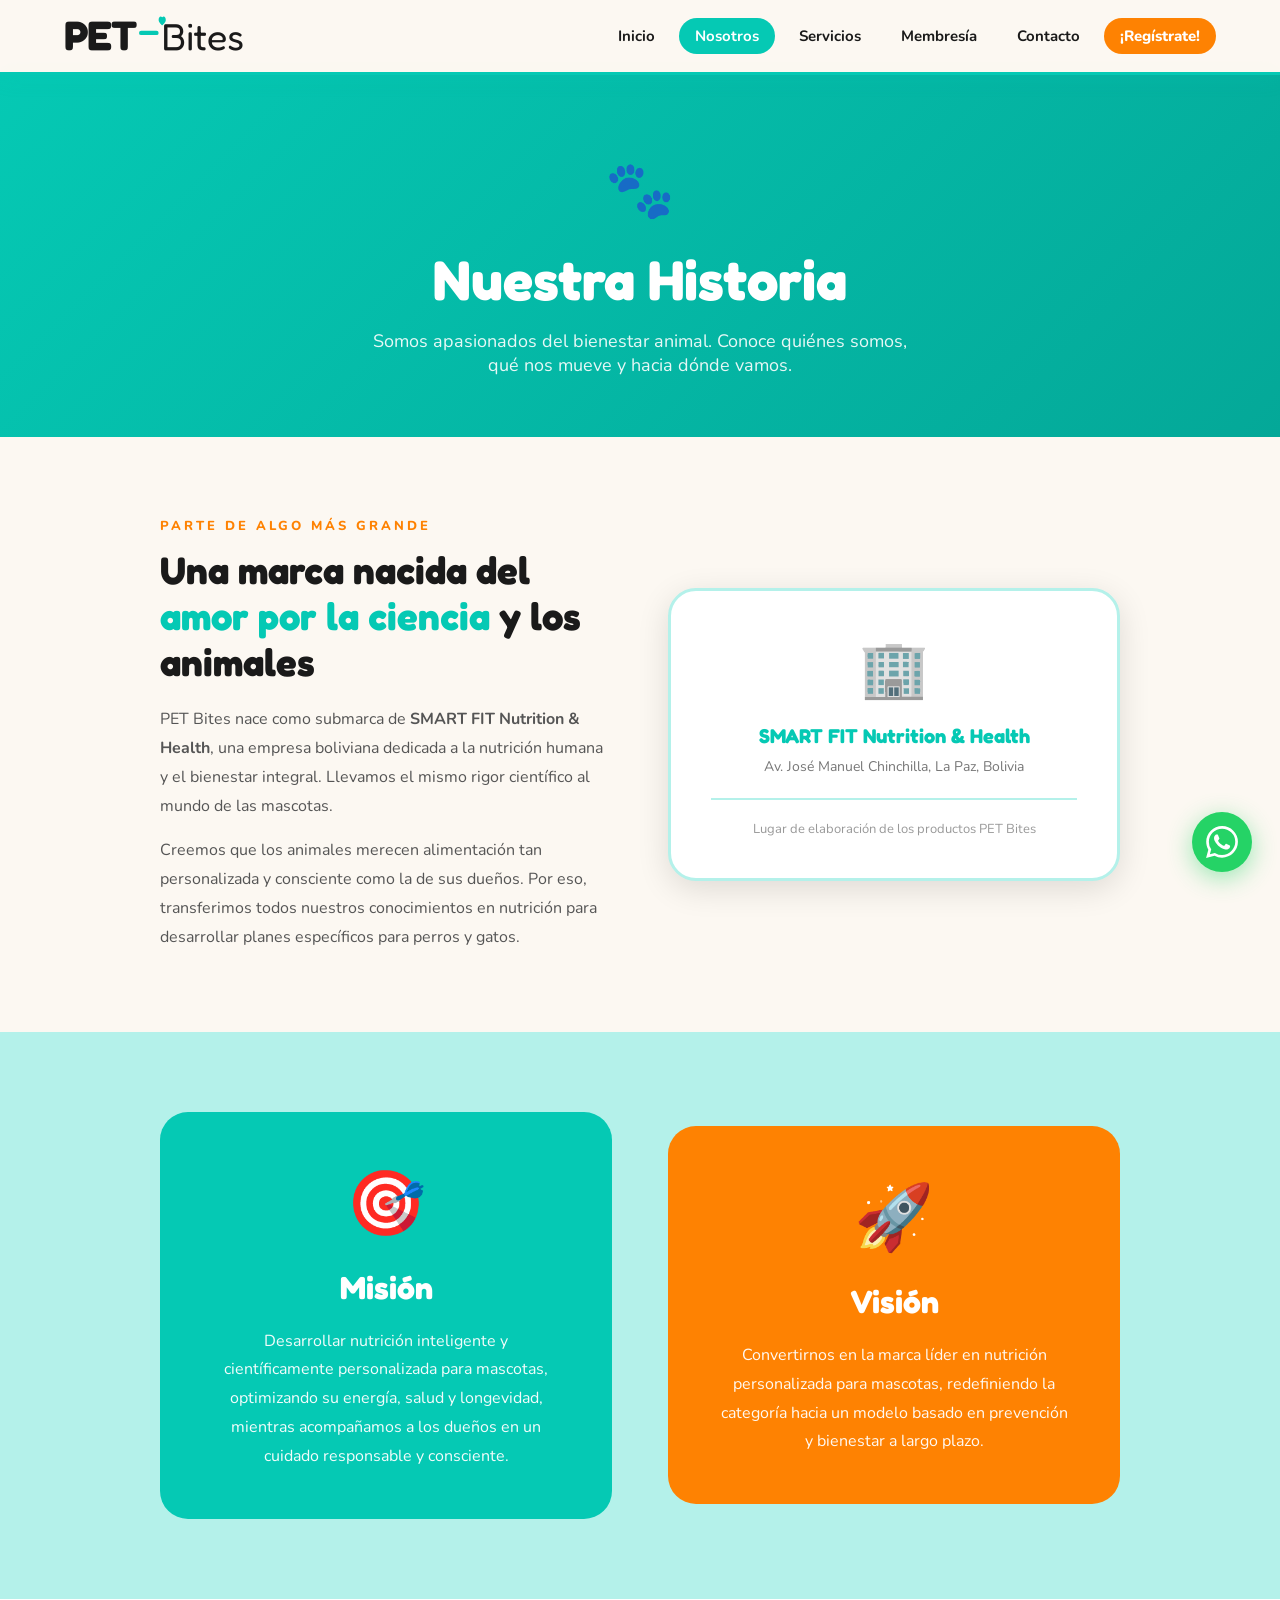
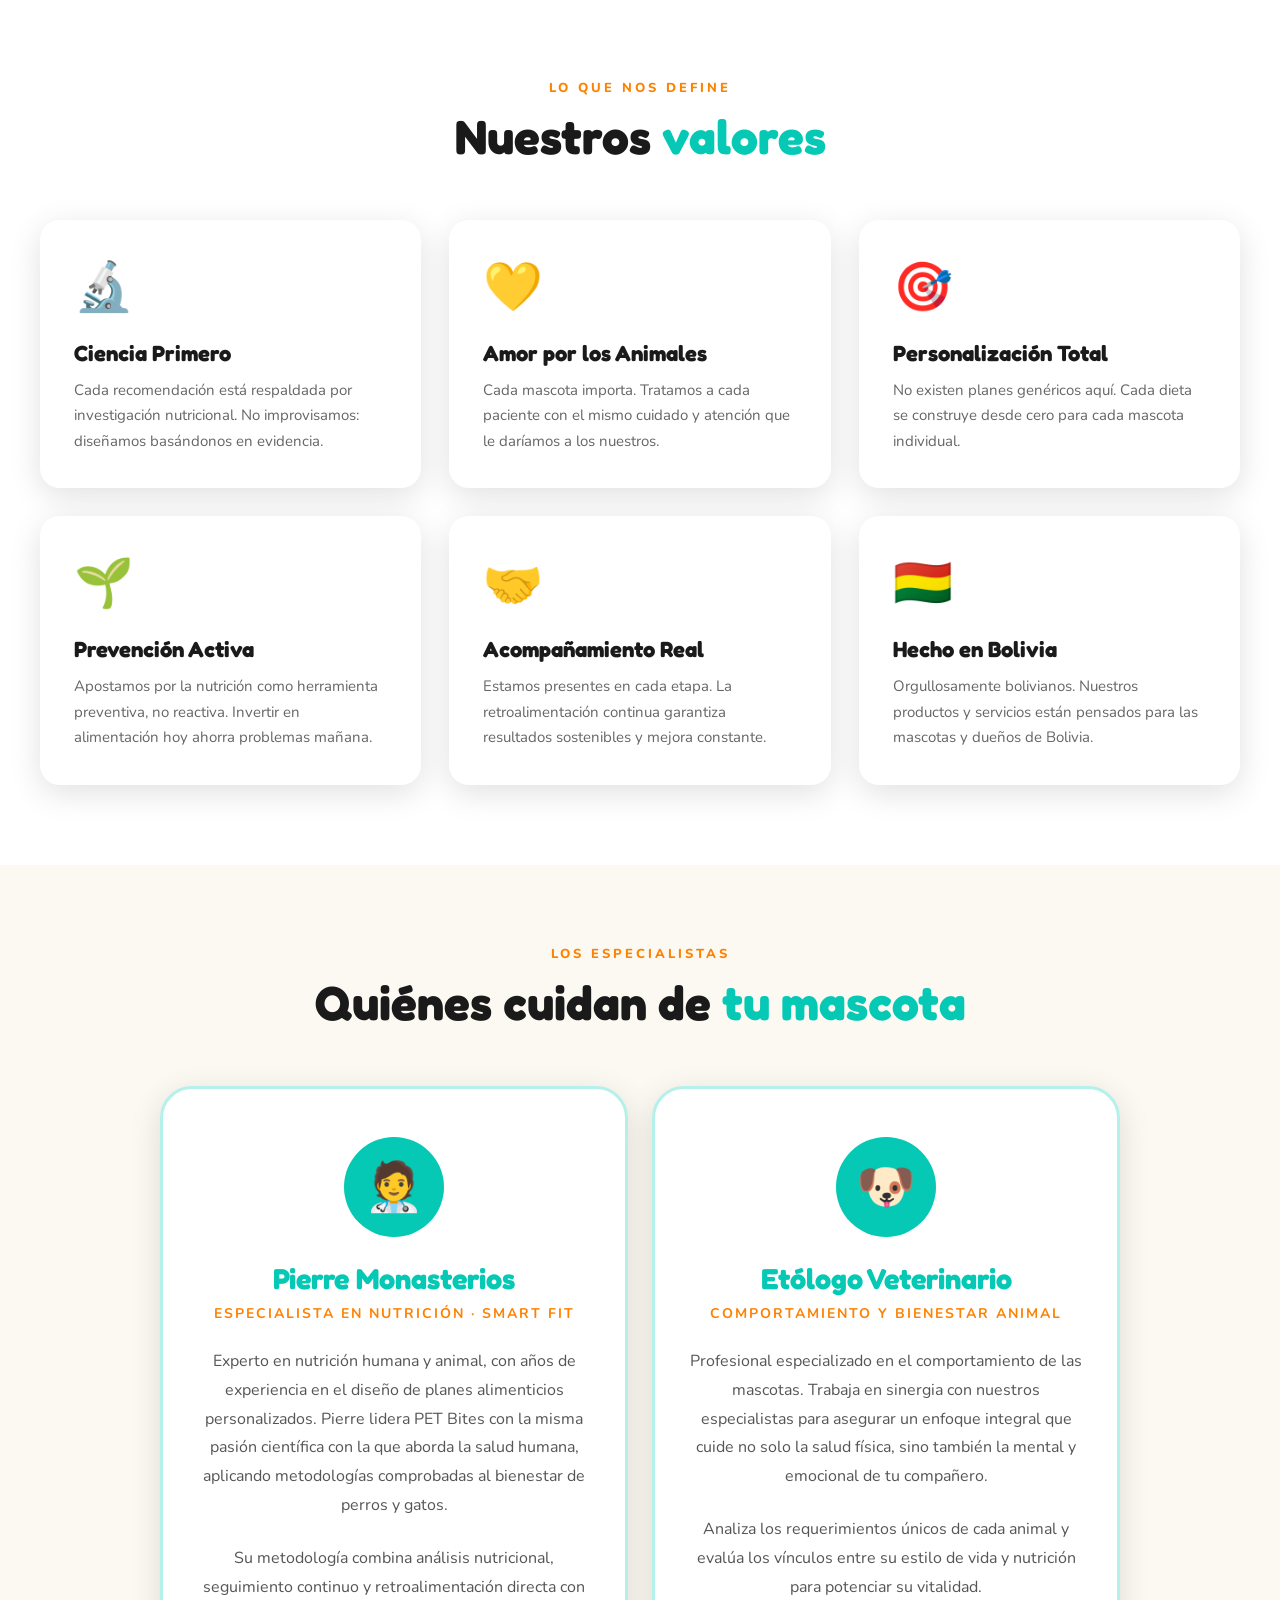
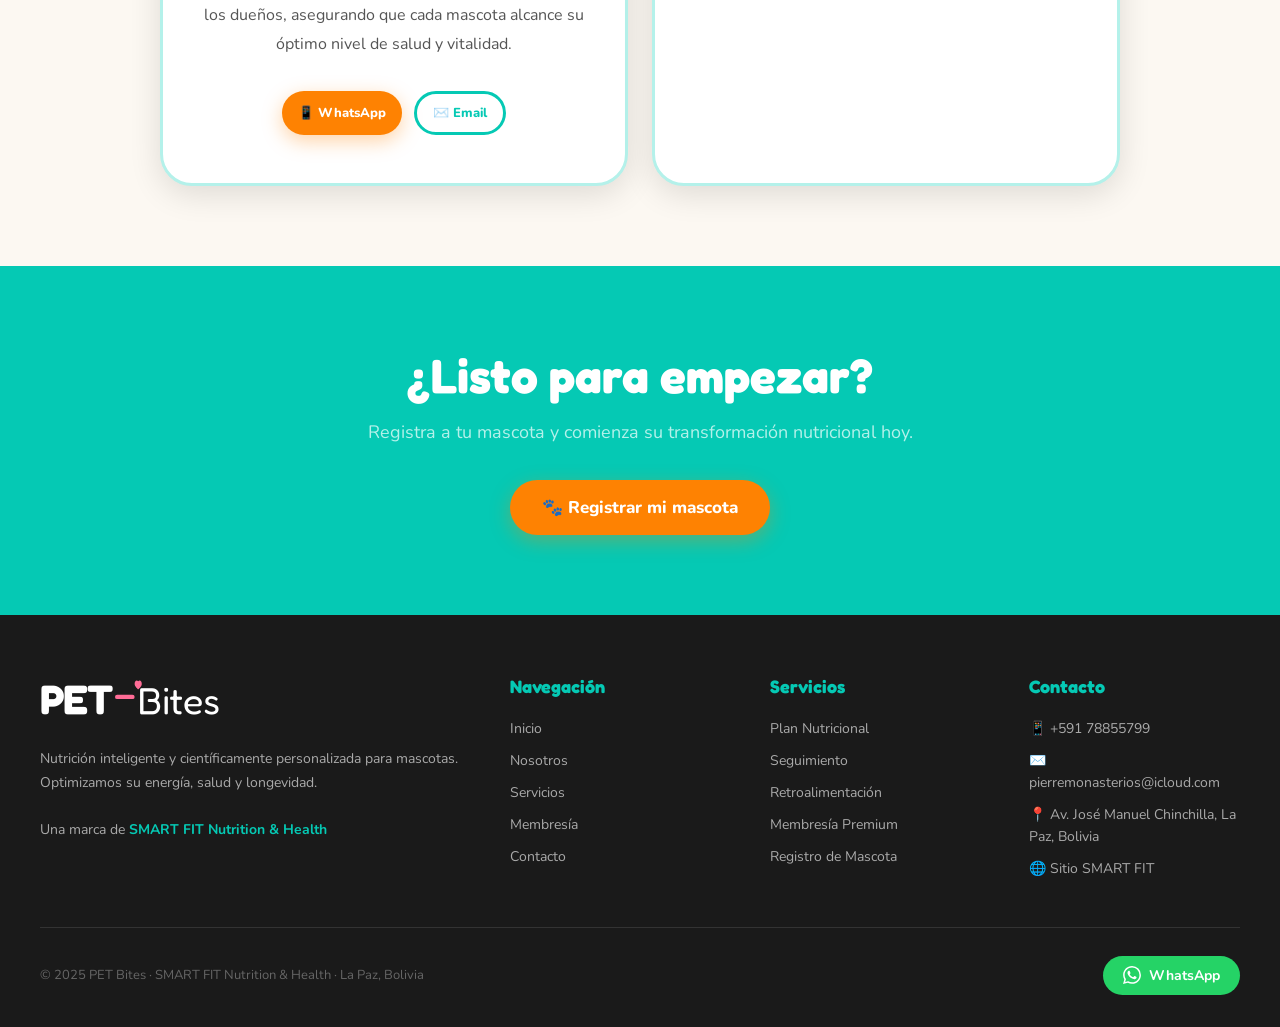
<file: pages/nosotros.html>
<!DOCTYPE html>
<html lang="es">
<head>
  <meta charset="UTF-8" />
  <meta name="viewport" content="width=device-width, initial-scale=1.0" />
  <title>Nosotros · PET Bites</title>
  <meta name="description" content="Conoce la misión, visión y valores de PET Bites, la marca de nutrición personalizada para mascotas de Bolivia." />
  <link rel="stylesheet" href="../css/style.css" />
  <link href="https://fonts.googleapis.com/css2?family=Nunito:wght@400;600;700;800;900&family=Fredoka+One&display=swap" rel="stylesheet" />
  <link rel="icon" type="image/svg+xml" href="data:image/svg+xml,%3Csvg xmlns='http://www.w3.org/2000/svg' viewBox='0 0 100 100'%3E%3Ctext y='.9em' font-size='90'%3E🐾%3C/text%3E%3C/svg%3E">
  <meta property="og:title" content="Nosotros · PET Bites">
  <meta property="og:description" content="Conoce la misión, visión y valores de PET Bites, nutrición personalizada para mascotas de Bolivia.">
  <meta property="og:type" content="website">
</head>
<body>

<div id="nav-placeholder"></div>
<div id="wa-placeholder"></div>

<main>

  <!-- PAGE HERO -->
  <section class="page-hero">
    <span style="font-size:56px;display:block;margin-bottom:16px;">🐾</span>
    <h1>Nuestra Historia</h1>
    <p>Somos apasionados del bienestar animal. Conoce quiénes somos, qué nos mueve y hacia dónde vamos.</p>
  </section>

  <!-- MARCA MADRE -->
  <section style="background:var(--cream);">
    <div class="container" style="max-width:960px;">
      <div style="display:grid;grid-template-columns:1fr 1fr;gap:56px;align-items:center;">
        <div>
          <span class="eyebrow" style="font-size:13px;font-weight:800;letter-spacing:3px;text-transform:uppercase;color:var(--orange);display:block;margin-bottom:12px;">Parte de algo más grande</span>
          <h2 style="font-family:'Fredoka One',cursive;font-size:2.4rem;margin-bottom:20px;line-height:1.2;">Una marca nacida del <span style="color:var(--teal);">amor por la ciencia</span> y los animales</h2>
          <p style="color:#555;line-height:1.8;margin-bottom:16px;">PET Bites nace como submarca de <strong>SMART FIT Nutrition & Health</strong>, una empresa boliviana dedicada a la nutrición humana y el bienestar integral. Llevamos el mismo rigor científico al mundo de las mascotas.</p>
          <p style="color:#555;line-height:1.8;">Creemos que los animales merecen alimentación tan personalizada y consciente como la de sus dueños. Por eso, transferimos todos nuestros conocimientos en nutrición para desarrollar planes específicos para perros y gatos.</p>
        </div>
        <div>
          <div style="background:var(--white);border-radius:28px;padding:40px;box-shadow:var(--shadow);text-align:center;border:3px solid var(--light-teal);">
            <div style="font-size:56px;margin-bottom:16px;">🏢</div>
            <h3 style="font-family:'Fredoka One',cursive;color:var(--teal);font-size:20px;margin-bottom:8px;">SMART FIT Nutrition & Health</h3>
            <p style="color:#777;font-size:14px;line-height:1.6;">Av. José Manuel Chinchilla, La Paz, Bolivia</p>
            <div style="margin-top:20px;padding-top:20px;border-top:2px solid var(--light-teal);">
              <p style="font-size:13px;color:#999;">Lugar de elaboración de los productos PET Bites</p>
            </div>
          </div>
        </div>
      </div>
    </div>
  </section>

  <!-- MISIÓN -->
  <section style="background:var(--light-teal);">
    <div class="container" style="max-width:960px;">
      <div style="display:grid;grid-template-columns:1fr 1fr;gap:56px;align-items:center;">
        <div style="background:var(--teal);border-radius:28px;padding:48px;color:white;text-align:center;">
          <div style="font-size:64px;margin-bottom:20px;">🎯</div>
          <h2 style="font-family:'Fredoka One',cursive;font-size:2rem;margin-bottom:20px;">Misión</h2>
          <p style="line-height:1.8;font-size:16px;opacity:0.95;">Desarrollar nutrición inteligente y científicamente personalizada para mascotas, optimizando su energía, salud y longevidad, mientras acompañamos a los dueños en un cuidado responsable y consciente.</p>
        </div>
        <div style="background:var(--orange);border-radius:28px;padding:48px;color:white;text-align:center;">
          <div style="font-size:64px;margin-bottom:20px;">🚀</div>
          <h2 style="font-family:'Fredoka One',cursive;font-size:2rem;margin-bottom:20px;">Visión</h2>
          <p style="line-height:1.8;font-size:16px;opacity:0.95;">Convertirnos en la marca líder en nutrición personalizada para mascotas, redefiniendo la categoría hacia un modelo basado en prevención y bienestar a largo plazo.</p>
        </div>
      </div>
    </div>
  </section>

  <!-- VALORES -->
  <section style="background:white;">
    <div class="container">
      <div class="section-header">
        <span class="eyebrow">Lo que nos define</span>
        <h2>Nuestros <span>valores</span></h2>
      </div>
      <div class="card-grid">
        <div class="card">
          <span class="card-icon">🔬</span>
          <h3>Ciencia Primero</h3>
          <p>Cada recomendación está respaldada por investigación nutricional. No improvisamos: diseñamos basándonos en evidencia.</p>
        </div>
        <div class="card">
          <span class="card-icon">💛</span>
          <h3>Amor por los Animales</h3>
          <p>Cada mascota importa. Tratamos a cada paciente con el mismo cuidado y atención que le daríamos a los nuestros.</p>
        </div>
        <div class="card">
          <span class="card-icon">🎯</span>
          <h3>Personalización Total</h3>
          <p>No existen planes genéricos aquí. Cada dieta se construye desde cero para cada mascota individual.</p>
        </div>
        <div class="card">
          <span class="card-icon">🌱</span>
          <h3>Prevención Activa</h3>
          <p>Apostamos por la nutrición como herramienta preventiva, no reactiva. Invertir en alimentación hoy ahorra problemas mañana.</p>
        </div>
        <div class="card">
          <span class="card-icon">🤝</span>
          <h3>Acompañamiento Real</h3>
          <p>Estamos presentes en cada etapa. La retroalimentación continua garantiza resultados sostenibles y mejora constante.</p>
        </div>
        <div class="card">
          <span class="card-icon">🇧🇴</span>
          <h3>Hecho en Bolivia</h3>
          <p>Orgullosamente bolivianos. Nuestros productos y servicios están pensados para las mascotas y dueños de Bolivia.</p>
        </div>
      </div>
    </div>
  </section>

  <!-- EQUIPO / ESPECIALISTA -->
  <section style="background:var(--cream);">
    <div class="container" style="max-width:960px;text-align:center;">
      <div class="section-header">
        <span class="eyebrow">Los especialistas</span>
        <h2>Quiénes cuidan de <span>tu mascota</span></h2>
      </div>
      <div style="display:grid;grid-template-columns:repeat(auto-fit,minmax(300px,1fr));gap:24px;">
        <div style="background:var(--white);border-radius:32px;padding:48px 32px;box-shadow:var(--shadow);border:3px solid var(--light-teal);">
          <div style="width:100px;height:100px;border-radius:50%;background:var(--teal);font-size:48px;display:flex;align-items:center;justify-content:center;margin:0 auto 24px;">🧑‍⚕️</div>
          <h3 style="font-family:'Fredoka One',cursive;font-size:1.8rem;color:var(--teal);margin-bottom:8px;">Pierre Monasterios</h3>
          <p style="color:var(--orange);font-weight:700;font-size:14px;letter-spacing:2px;margin-bottom:24px;">ESPECIALISTA EN NUTRICIÓN · SMART FIT</p>
          <p style="color:#555;line-height:1.8;margin-bottom:24px;">Experto en nutrición humana y animal, con años de experiencia en el diseño de planes alimenticios personalizados. Pierre lidera PET Bites con la misma pasión científica con la que aborda la salud humana, aplicando metodologías comprobadas al bienestar de perros y gatos.</p>
          <p style="color:#555;line-height:1.8;margin-bottom:32px;">Su metodología combina análisis nutricional, seguimiento continuo y retroalimentación directa con los dueños, asegurando que cada mascota alcance su óptimo nivel de salud y vitalidad.</p>
          <div style="display:flex;gap:12px;justify-content:center;flex-wrap:wrap;">
            <a href="https://wa.me/59178855799" target="_blank" class="btn-primary" style="padding:10px 16px;font-size:13px;">📱 WhatsApp</a>
            <a href="https://mail.google.com/mail/?view=cm&fs=1&to=pierremonasterios@icloud.com" target="_blank" class="btn-secondary" style="padding:10px 16px;font-size:13px;">✉️ Email</a>
          </div>
        </div>

        <div style="background:var(--white);border-radius:32px;padding:48px 32px;box-shadow:var(--shadow);border:3px solid var(--light-teal);">
          <div style="width:100px;height:100px;border-radius:50%;background:var(--teal);font-size:48px;display:flex;align-items:center;justify-content:center;margin:0 auto 24px;">🐶</div>
          <h3 style="font-family:'Fredoka One',cursive;font-size:1.8rem;color:var(--teal);margin-bottom:8px;">Etólogo Veterinario</h3>
          <p style="color:var(--orange);font-weight:700;font-size:14px;letter-spacing:2px;margin-bottom:24px;">COMPORTAMIENTO Y BIENESTAR ANIMAL</p>
          <p style="color:#555;line-height:1.8;margin-bottom:24px;">Profesional especializado en el comportamiento de las mascotas. Trabaja en sinergia con nuestros especialistas para asegurar un enfoque integral que cuide no solo la salud física, sino también la mental y emocional de tu compañero.</p>
          <p style="color:#555;line-height:1.8;margin-bottom:32px;">Analiza los requerimientos únicos de cada animal y evalúa los vínculos entre su estilo de vida y nutrición para potenciar su vitalidad.</p>
        </div>
      </div>
    </div>
  </section>

  <!-- CTA -->
  <section style="background:var(--teal);text-align:center;padding:80px 24px;">
    <h2 style="font-family:'Fredoka One',cursive;font-size:clamp(1.8rem,4vw,3rem);color:white;margin-bottom:16px;">¿Listo para empezar?</h2>
    <p style="color:var(--light-teal);font-size:18px;margin-bottom:36px;">Registra a tu mascota y comienza su transformación nutricional hoy.</p>
    <a href="registro.html" class="btn-primary" style="font-size:17px;">🐾 Registrar mi mascota</a>
  </section>

</main>

<div id="footer-placeholder"></div>
<script src="../js/components.js"></script>
<script src="../js/main.js"></script>
</body>
</html>
</file>
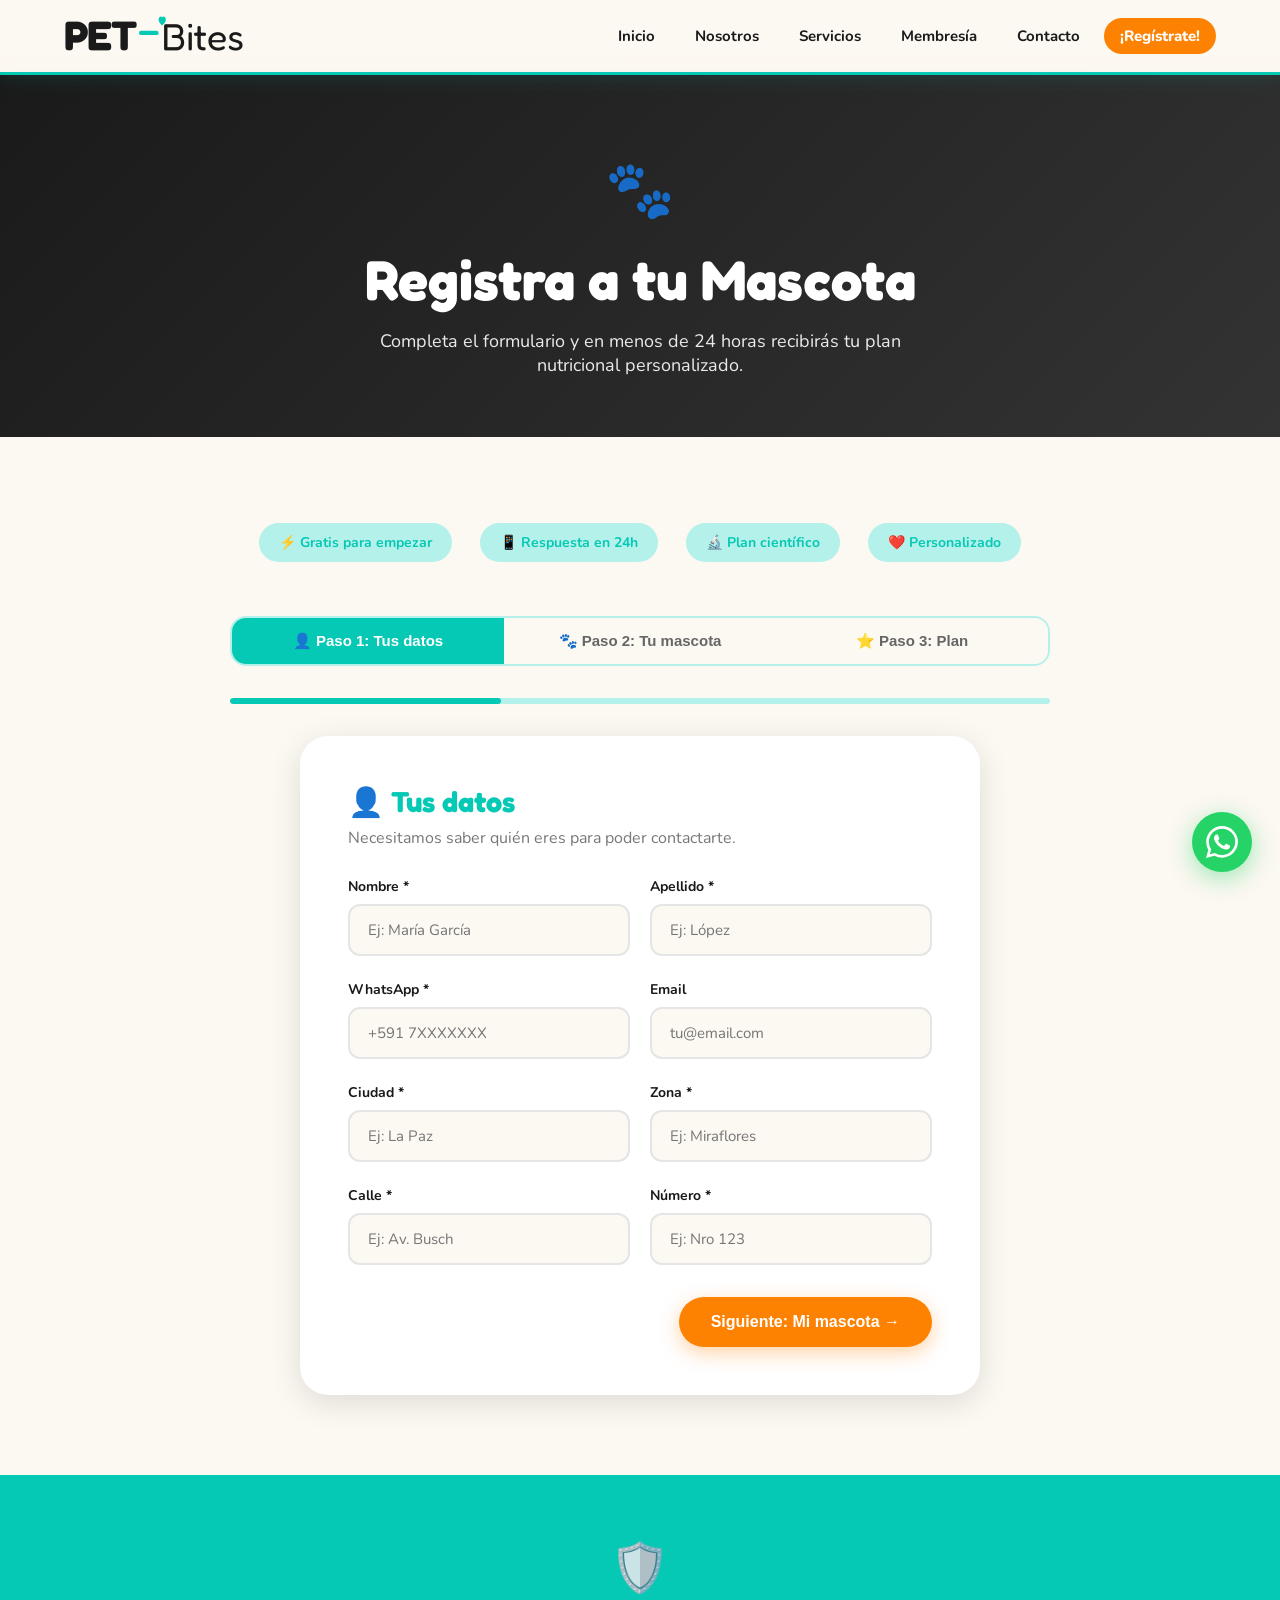
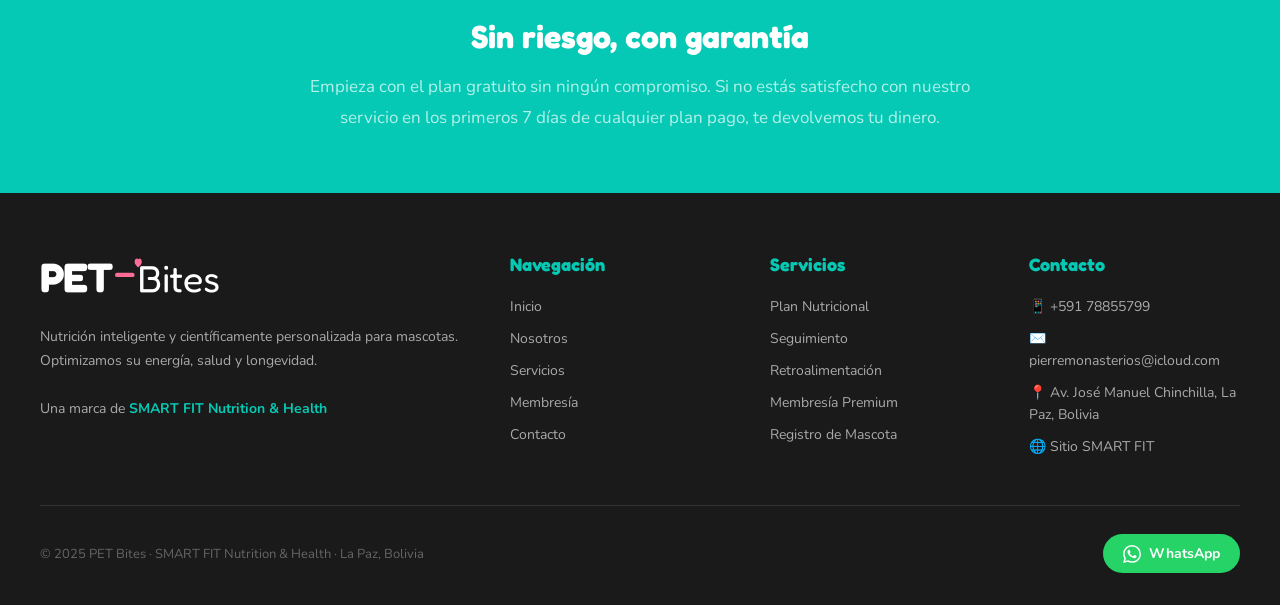
<file: pages/registro.html>
<!DOCTYPE html>
<html lang="es">
<head>
  <meta charset="UTF-8" />
  <meta name="viewport" content="width=device-width, initial-scale=1.0" />
  <title>Registro · PET Bites</title>
  <meta name="description" content="Registra a tu mascota y comienza su plan nutricional personalizado con PET Bites." />
  <link rel="stylesheet" href="../css/style.css" />
  <link href="https://fonts.googleapis.com/css2?family=Nunito:wght@400;600;700;800;900&family=Fredoka+One&display=swap" rel="stylesheet" />
  <style>
    .reg-tabs {
      display: flex;
      gap: 0;
      border-radius: 16px;
      overflow: hidden;
      border: 2px solid var(--light-teal);
      margin-bottom: 32px;
    }
    .reg-tab {
      flex: 1;
      padding: 14px;
      text-align: center;
      font-weight: 800;
      font-size: 15px;
      cursor: pointer;
      background: var(--cream);
      border: none;
      transition: all 0.3s;
      color: #666;
    }
    .reg-tab.active {
      background: var(--teal);
      color: white;
    }
    .tab-content { display: none; }
    .tab-content.active { display: block; }
    .progress-bar {
      height: 6px;
      background: var(--light-teal);
      border-radius: 3px;
      margin-bottom: 32px;
      overflow: hidden;
    }
    .progress-fill {
      height: 100%;
      background: var(--teal);
      border-radius: 3px;
      transition: width 0.4s;
    }
  </style>
  <link rel="icon" type="image/svg+xml" href="data:image/svg+xml,%3Csvg xmlns='http://www.w3.org/2000/svg' viewBox='0 0 100 100'%3E%3Ctext y='.9em' font-size='90'%3E🐾%3C/text%3E%3C/svg%3E">
  <meta property="og:title" content="Registro · PET Bites">
  <meta property="og:description" content="Registra a tu mascota y comienza su plan nutricional personalizado.">
  <meta property="og:type" content="website">
</head>
<body>

<div id="nav-placeholder"></div>
<div id="wa-placeholder"></div>

<main>

  <!-- PAGE HERO -->
  <section class="page-hero" style="background:linear-gradient(135deg, #1a1a1a 0%, #333 100%);">
    <span style="font-size:56px;display:block;margin-bottom:16px;">🐾</span>
    <h1>Registra a tu Mascota</h1>
    <p>Completa el formulario y en menos de 24 horas recibirás tu plan nutricional personalizado.</p>
  </section>

  <!-- REGISTRO FORM -->
  <section style="background:var(--cream);">
    <div class="container" style="max-width:820px;">

      <!-- Beneficios rápidos -->
      <div style="display:flex;gap:16px;flex-wrap:wrap;justify-content:center;margin-bottom:48px;">
        <span class="benefit-pill">⚡ Gratis para empezar</span>
        <span class="benefit-pill">📱 Respuesta en 24h</span>
        <span class="benefit-pill">🔬 Plan científico</span>
        <span class="benefit-pill">❤️ Personalizado</span>
      </div>

      <!-- TABS -->
      <div class="reg-tabs">
        <button class="reg-tab active" onclick="showTab('dueno')">👤 Paso 1: Tus datos</button>
        <button class="reg-tab" onclick="showTab('mascota')">🐾 Paso 2: Tu mascota</button>
        <button class="reg-tab" onclick="showTab('plan')">⭐ Paso 3: Plan</button>
      </div>

      <div class="progress-bar">
        <div class="progress-fill" id="progress" style="width:33%"></div>
      </div>

      <!-- SUCCESS -->
      <div class="alert alert-success alert-hidden" id="success-alert">
        🎉 ¡Registro exitoso! Te contactaremos por WhatsApp en menos de 24 horas con tu plan nutricional personalizado.
      </div>

      <form id="reg-form">

        <!-- TAB 1: DATOS DEL DUEÑO -->
        <div class="tab-content active form-container" id="tab-dueno">
          <h2 style="font-family:'Fredoka One',cursive;font-size:1.8rem;margin-bottom:8px;color:var(--teal);">👤 Tus datos</h2>
          <p style="color:#777;margin-bottom:28px;">Necesitamos saber quién eres para poder contactarte.</p>

          <div class="form-row">
            <div class="form-group">
              <label>Nombre *</label>
              <input type="text" placeholder="Ej: María García" required />
            </div>
            <div class="form-group">
              <label>Apellido *</label>
              <input type="text" placeholder="Ej: López" required />
            </div>
          </div>

          <div class="form-row">
            <div class="form-group">
              <label>WhatsApp *</label>
              <input type="tel" placeholder="+591 7XXXXXXX" required />
            </div>
            <div class="form-group">
              <label>Email</label>
              <input type="email" placeholder="tu@email.com" required />
            </div>
          </div>

          <div class="form-row">
            <div class="form-group">
              <label>Ciudad *</label>
              <input type="text" placeholder="Ej: La Paz" required />
            </div>
            <div class="form-group">
              <label>Zona *</label>
              <input type="text" placeholder="Ej: Miraflores" required />
            </div>
          </div>
          <div class="form-row">
            <div class="form-group">
              <label>Calle *</label>
              <input type="text" placeholder="Ej: Av. Busch" required />
            </div>
            <div class="form-group">
              <label>Número *</label>
              <input type="text" placeholder="Ej: Nro 123" required />
            </div>
          </div>

          <div style="text-align:right;margin-top:8px;">
            <button type="button" class="btn-primary" onclick="nextTab('mascota', 66)">Siguiente: Mi mascota →</button>
          </div>
        </div>

        <!-- TAB 2: DATOS DE LA MASCOTA -->
        <div class="tab-content form-container" id="tab-mascota">
          <h2 style="font-family:'Fredoka One',cursive;font-size:1.8rem;margin-bottom:8px;color:var(--teal);">🐾 Cuéntanos sobre tu mascota</h2>
          <p style="color:#777;margin-bottom:28px;">Esta información es clave para diseñar su plan nutricional.</p>

          <div class="form-row">
            <div class="form-group">
              <label>Nombre de la mascota *</label>
              <input type="text" placeholder="Ej: Max, Luna..." required />
            </div>
            <div class="form-group">
              <label>Especie *</label>
              <select required>
                <option value="">Selecciona...</option>
                <option>🐕 Perro</option>
                <option>🐱 Gato</option>
                <option>🐾 Otro</option>
              </select>
            </div>
          </div>

          <div class="form-row">
            <div class="form-group">
              <label>Raza</label>
              <input type="text" placeholder="Ej: Golden Retriever, mestizo..." required />
            </div>
            <div class="form-group">
              <label>Sexo *</label>
              <select required>
                <option value="">Selecciona...</option>
                <option>Macho</option>
                <option>Hembra</option>
              </select>
            </div>
          </div>

          <div class="form-group">
            <label>Edad</label>
            <input type="text" placeholder="Ej: 3 años, 8 meses..." required />
          </div>

          <div style="background:var(--light-teal);border-radius:16px;padding:20px;margin-bottom:24px;margin-top:16px;">
            <p style="font-size:14px;color:var(--teal);font-weight:700;">📱 Los detalles sobre el peso, actividad física, condiciones de salud y alimentación actual serán solicitados directamente por WhatsApp para brindarte una atención más personalizada.</p>
          </div>

          <div style="display:flex;justify-content:space-between;margin-top:8px;flex-wrap:wrap;gap:12px;">
            <button type="button" class="btn-secondary" onclick="nextTab('dueno', 33)">← Atrás</button>
            <button type="button" class="btn-primary" onclick="nextTab('plan', 100)">Siguiente: Elegir plan →</button>
          </div>
        </div>

        <!-- TAB 3: PLAN -->
        <div class="tab-content form-container" id="tab-plan">
          <h2 style="font-family:'Fredoka One',cursive;font-size:1.8rem;margin-bottom:8px;color:var(--teal);">⭐ Elige tu plan inicial</h2>
          <p style="color:#777;margin-bottom:28px;">Puedes cambiar o mejorar tu plan en cualquier momento.</p>

          <div style="display:flex;flex-direction:column;gap:16px;margin-bottom:28px;">
            <label style="display:flex;align-items:flex-start;gap:16px;padding:20px;border:2px solid var(--light-teal);border-radius:16px;cursor:pointer;transition:all 0.3s;" onmouseenter="this.style.borderColor='var(--teal)'" onmouseleave="this.style.borderColor='var(--light-teal)'">
              <input type="radio" name="plan" value="explorador" style="margin-top:4px;accent-color:var(--teal);" checked />
              <div>
                <div style="font-weight:800;font-size:16px;">🐾 Explorador — Gratis</div>
                <div style="color:#777;font-size:14px;margin-top:4px;">Evaluación inicial + recomendaciones generales. Sin costo.</div>
              </div>
            </label>
            <label style="display:flex;align-items:flex-start;gap:16px;padding:20px;border:2px solid var(--orange);border-radius:16px;cursor:pointer;background:rgba(254,130,2,0.04);transition:all 0.3s;" onmouseenter="this.style.background='rgba(254,130,2,0.08)'" onmouseleave="this.style.background='rgba(254,130,2,0.04)'">
              <input type="radio" name="plan" value="personalizado" style="margin-top:4px;accent-color:var(--orange);" />
              <div>
                <div style="font-weight:800;font-size:16px;">⭐ Personalizado — Bs. 700/mes</div>
                <div style="color:#777;font-size:14px;margin-top:4px;">Atención prioritaria, consultas ilimitadas, plan de suplementación y personalización de alimentación.</div>
              </div>
            </label>
          </div>

          <div class="form-group">
            <label>¿Cómo nos conociste?</label>
            <select required>
              <option value="">Selecciona...</option>
              <option>Recomendación de amigo/familiar</option>
              <option>Redes sociales</option>
              <option>WhatsApp</option>
              <option>SMART FIT Nutrition & Health</option>
              <option>Búsqueda en internet</option>
              <option>Otro</option>
            </select>
          </div>

          <div class="form-group">
            <label>¿Tienes algún comentario adicional?</label>
            <textarea placeholder="Cuéntanos algo más sobre tu mascota o lo que esperas del servicio..." style="min-height:80px;" required></textarea>
          </div>

          <div style="background:var(--light-teal);border-radius:16px;padding:20px;margin-bottom:24px;">
            <p style="font-size:14px;color:var(--teal);font-weight:700;">📱 Después de registrarte, nuestro especialista te contactará por WhatsApp al número que proporcionaste para confirmar tu inscripción y dar los próximos pasos.</p>
          </div>

          <div id="captcha-container"></div>

          <div style="display:flex;justify-content:space-between;flex-wrap:wrap;gap:12px;">
            <button type="button" class="btn-secondary" onclick="nextTab('mascota', 66)">← Atrás</button>
            <button type="submit" class="btn-primary" style="font-size:17px;">🐾 ¡Completar registro!</button>
          </div>
        </div>

      </form>

    </div>
  </section>

  <!-- GARANTÍA -->
  <section style="background:var(--teal);text-align:center;padding:60px 24px;">
    <div class="container" style="max-width:700px;">
      <span style="font-size:48px;display:block;margin-bottom:16px;">🛡️</span>
      <h2 style="font-family:'Fredoka One',cursive;font-size:2rem;color:white;margin-bottom:16px;">Sin riesgo, con garantía</h2>
      <p style="color:var(--light-teal);font-size:17px;line-height:1.8;">Empieza con el plan gratuito sin ningún compromiso. Si no estás satisfecho con nuestro servicio en los primeros 7 días de cualquier plan pago, te devolvemos tu dinero.</p>
    </div>
  </section>

</main>

<div id="footer-placeholder"></div>
<script src="../js/components.js"></script>
<script src="../js/main.js"></script>
<script>
  function showTab(tabId) {
    document.querySelectorAll('.tab-content').forEach(t => t.classList.remove('active'));
    document.querySelectorAll('.reg-tab').forEach(t => t.classList.remove('active'));
    document.getElementById('tab-' + tabId).classList.add('active');
    const tabs = ['dueno', 'mascota', 'plan'];
    const idx = tabs.indexOf(tabId);
    document.querySelectorAll('.reg-tab')[idx].classList.add('active');
  }

  function nextTab(tabId, progress) {
    showTab(tabId);
    document.getElementById('progress').style.width = progress + '%';
    window.scrollTo({ top: 300, behavior: 'smooth' });
  }

  // Form submit handled by validation script above
</script>

<script>
// ===== VALIDACIÓN REGEX PARA BOLIVIA =====
const regexPatterns = {
  nombre: /^[A-Za-zÁÉÍÓÚáéíóúÑñ\s]{2,50}$/,
  apellido: /^[A-Za-zÁÉÍÓÚáéíóúÑñ\s]{2,50}$/,
  whatsapp: /^\+?591[67]\d{7}$/,
  email: /^[^\s@]+@[^\s@]+\.[^\s@]+$/,
  ciudad: /^[A-Za-zÁÉÍÓÚáéíóúÑñ\s]{2,40}$/,
  zona: /^[A-Za-zÁÉÍÓÚáéíóúÑñ0-9\s\-.]{2,50}$/,
  calle: /^[A-Za-zÁÉÍÓÚáéíóúÑñ0-9\s\-.]{2,60}$/,
  numero: /^[A-Za-z0-9\-\s\/]{1,20}$/,
  mascotaNombre: /^[A-Za-zÁÉÍÓÚáéíóúÑñ\s]{2,30}$/,
  raza: /^[A-Za-zÁÉÍÓÚáéíóúÑñ\s]{2,40}$/,
  edad: /^[0-9]+\s?(años?|meses?|año|mes)$/i
};

function validateField(input, pattern, errorMsg) {
  let parent = input.closest('.form-group');
  if (!parent) parent = input.parentElement;
  let errorEl = parent.querySelector('.field-error');
  if (!errorEl) {
    errorEl = document.createElement('span');
    errorEl.className = 'field-error';
    errorEl.style.cssText = 'color:#e74c3c;font-size:12px;font-weight:700;margin-top:4px;display:block;';
    parent.appendChild(errorEl);
  }
  const value = input.value.trim();
  if (value === '' && input.hasAttribute('required')) {
    errorEl.textContent = 'Este campo es obligatorio';
    input.style.borderColor = '#e74c3c';
    return false;
  }
  if (value !== '' && !pattern.test(value)) {
    errorEl.textContent = errorMsg;
    input.style.borderColor = '#e74c3c';
    return false;
  }
  errorEl.textContent = '';
  input.style.borderColor = '';
  return true;
}

function initValidation() {
  const form = document.getElementById('reg-form');
  if (!form) return;

  const inputs = form.querySelectorAll('input, select, textarea');

  inputs.forEach(input => {
    input.addEventListener('blur', () => {
      const label = input.closest('.form-group')?.querySelector('label')?.textContent?.toLowerCase() || '';

      if (label.includes('nombre') && label.includes('mascota')) {
        validateField(input, regexPatterns.mascotaNombre, 'Solo letras y espacios (2-30 caracteres)');
      } else if (label.includes('nombre')) {
        validateField(input, regexPatterns.nombre, 'Solo letras y espacios (2-50 caracteres)');
      } else if (label.includes('apellido')) {
        validateField(input, regexPatterns.apellido, 'Solo letras y espacios (2-50 caracteres)');
      } else if (label.includes('whatsapp')) {
        validateField(input, regexPatterns.whatsapp, 'Formato boliviano: +5917XXXXXXX o 5916XXXXXXX');
      } else if (label.includes('email')) {
        validateField(input, regexPatterns.email, 'Ingresa un email válido');
      } else if (label.includes('ciudad')) {
        validateField(input, regexPatterns.ciudad, 'Solo letras (2-40 caracteres)');
      } else if (label.includes('zona')) {
        validateField(input, regexPatterns.zona, 'Caracteres válidos (2-50)');
      } else if (label.includes('calle')) {
        validateField(input, regexPatterns.calle, 'Caracteres válidos (2-60)');
      } else if (label.includes('número')) {
        validateField(input, regexPatterns.numero, 'Número válido (1-20 caracteres)');
      } else if (label.includes('raza')) {
        validateField(input, regexPatterns.raza, 'Solo letras y espacios (2-40 caracteres)');
      } else if (label.includes('edad')) {
        validateField(input, regexPatterns.edad, 'Formato: "3 años" o "8 meses"');
      }
    });

    input.addEventListener('input', () => {
      input.style.borderColor = '';
      const err = input.closest('.form-group')?.querySelector('.field-error');
      if (err) err.textContent = '';
    });
  });

  // Form submit validation
  form.addEventListener('submit', (e) => {
    e.preventDefault();
    let allValid = true;

    inputs.forEach(input => {
      const label = input.closest('.form-group')?.querySelector('label')?.textContent?.toLowerCase() || '';
      let valid = true;

      if (label.includes('nombre') && label.includes('mascota')) {
        valid = validateField(input, regexPatterns.mascotaNombre, 'Solo letras y espacios (2-30 caracteres)');
      } else if (label.includes('nombre')) {
        valid = validateField(input, regexPatterns.nombre, 'Solo letras y espacios (2-50 caracteres)');
      } else if (label.includes('apellido')) {
        valid = validateField(input, regexPatterns.apellido, 'Solo letras y espacios (2-50 caracteres)');
      } else if (label.includes('whatsapp')) {
        valid = validateField(input, regexPatterns.whatsapp, 'Formato boliviano: +5917XXXXXXX o 5916XXXXXXX');
      } else if (label.includes('email')) {
        valid = validateField(input, regexPatterns.email, 'Ingresa un email válido');
      } else if (label.includes('ciudad')) {
        valid = validateField(input, regexPatterns.ciudad, 'Solo letras (2-40 caracteres)');
      } else if (label.includes('zona')) {
        valid = validateField(input, regexPatterns.zona, 'Caracteres válidos (2-50)');
      } else if (label.includes('calle')) {
        valid = validateField(input, regexPatterns.calle, 'Caracteres válidos (2-60)');
      } else if (label.includes('número')) {
        valid = validateField(input, regexPatterns.numero, 'Número válido (1-20 caracteres)');
      } else if (label.includes('raza')) {
        valid = validateField(input, regexPatterns.raza, 'Solo letras y espacios (2-40 caracteres)');
      } else if (label.includes('edad')) {
        valid = validateField(input, regexPatterns.edad, 'Formato: "3 años" o "8 meses"');
      } else if (input.hasAttribute('required') && input.value.trim() === '') {
        valid = validateField(input, /.*/, 'Este campo es obligatorio');
      }

      if (!valid) allValid = false;
    });

    // Check captcha
    const captchaInput = document.getElementById('captcha-input');
    const captchaError = document.getElementById('captcha-error');
    if (captchaInput) {
      const expected = document.getElementById('captcha-expected')?.value;
      if (captchaInput.value.trim().toLowerCase() !== expected) {
        captchaError.textContent = '❌ Respuesta incorrecta. Inténtalo de nuevo.';
        captchaError.style.display = 'block';
        allValid = false;
      } else {
        captchaError.style.display = 'none';
      }
    }

    if (allValid) {
      document.getElementById('success-alert').classList.remove('alert-hidden');
      form.reset();
      showTab('dueno');
      document.getElementById('progress').style.width = '33%';
      window.scrollTo({ top: 0, behavior: 'smooth' });
      generateCaptcha(); // regenerate
      setTimeout(() => {
        document.getElementById('success-alert').classList.add('alert-hidden');
      }, 8000);
    } else {
      window.scrollTo({ top: 300, behavior: 'smooth' });
    }
  });
}

// ===== CAPTCHA =====
function generateCaptcha() {
  const ops = ['+', '-'];
  const op = ops[Math.floor(Math.random() * ops.length)];
  let a = Math.floor(Math.random() * 10) + 1;
  let b = Math.floor(Math.random() * 10) + 1;
  if (op === '-' && a < b) [a, b] = [b, a];
  const result = op === '+' ? a + b : a - b;

  const container = document.getElementById('captcha-container');
  if (!container) return;

  container.innerHTML = `
    <div style="background:var(--cream);border-radius:16px;padding:24px;margin-bottom:20px;border:2px solid var(--light-teal);">
      <label style="font-weight:700;margin-bottom:12px;display:block;">🤖 Verificación de seguridad</label>
      <p style="color:#666;font-size:14px;margin-bottom:16px;">Resuelve esta operación para confirmar que no eres un robot:</p>
      <div style="display:flex;align-items:center;gap:16px;flex-wrap:wrap;">
        <div style="background:var(--teal);color:white;padding:12px 24px;border-radius:12px;font-family:'Fredoka One',cursive;font-size:24px;letter-spacing:2px;">
          ${a} ${op} ${b} = ?
        </div>
        <input type="number" id="captcha-input" placeholder="Respuesta" required 
          style="width:120px;padding:12px 16px;border:2px solid #e5e5e5;border-radius:12px;font-size:16px;text-align:center;" />
        <input type="hidden" id="captcha-expected" value="${result}" />
      </div>
      <span id="captcha-error" style="color:#e74c3c;font-size:12px;font-weight:700;margin-top:8px;display:none;"></span>
    </div>
  `;
}

document.addEventListener('DOMContentLoaded', () => {
  initValidation();
  generateCaptcha();
});
</script>
</body>
</html>
</file>
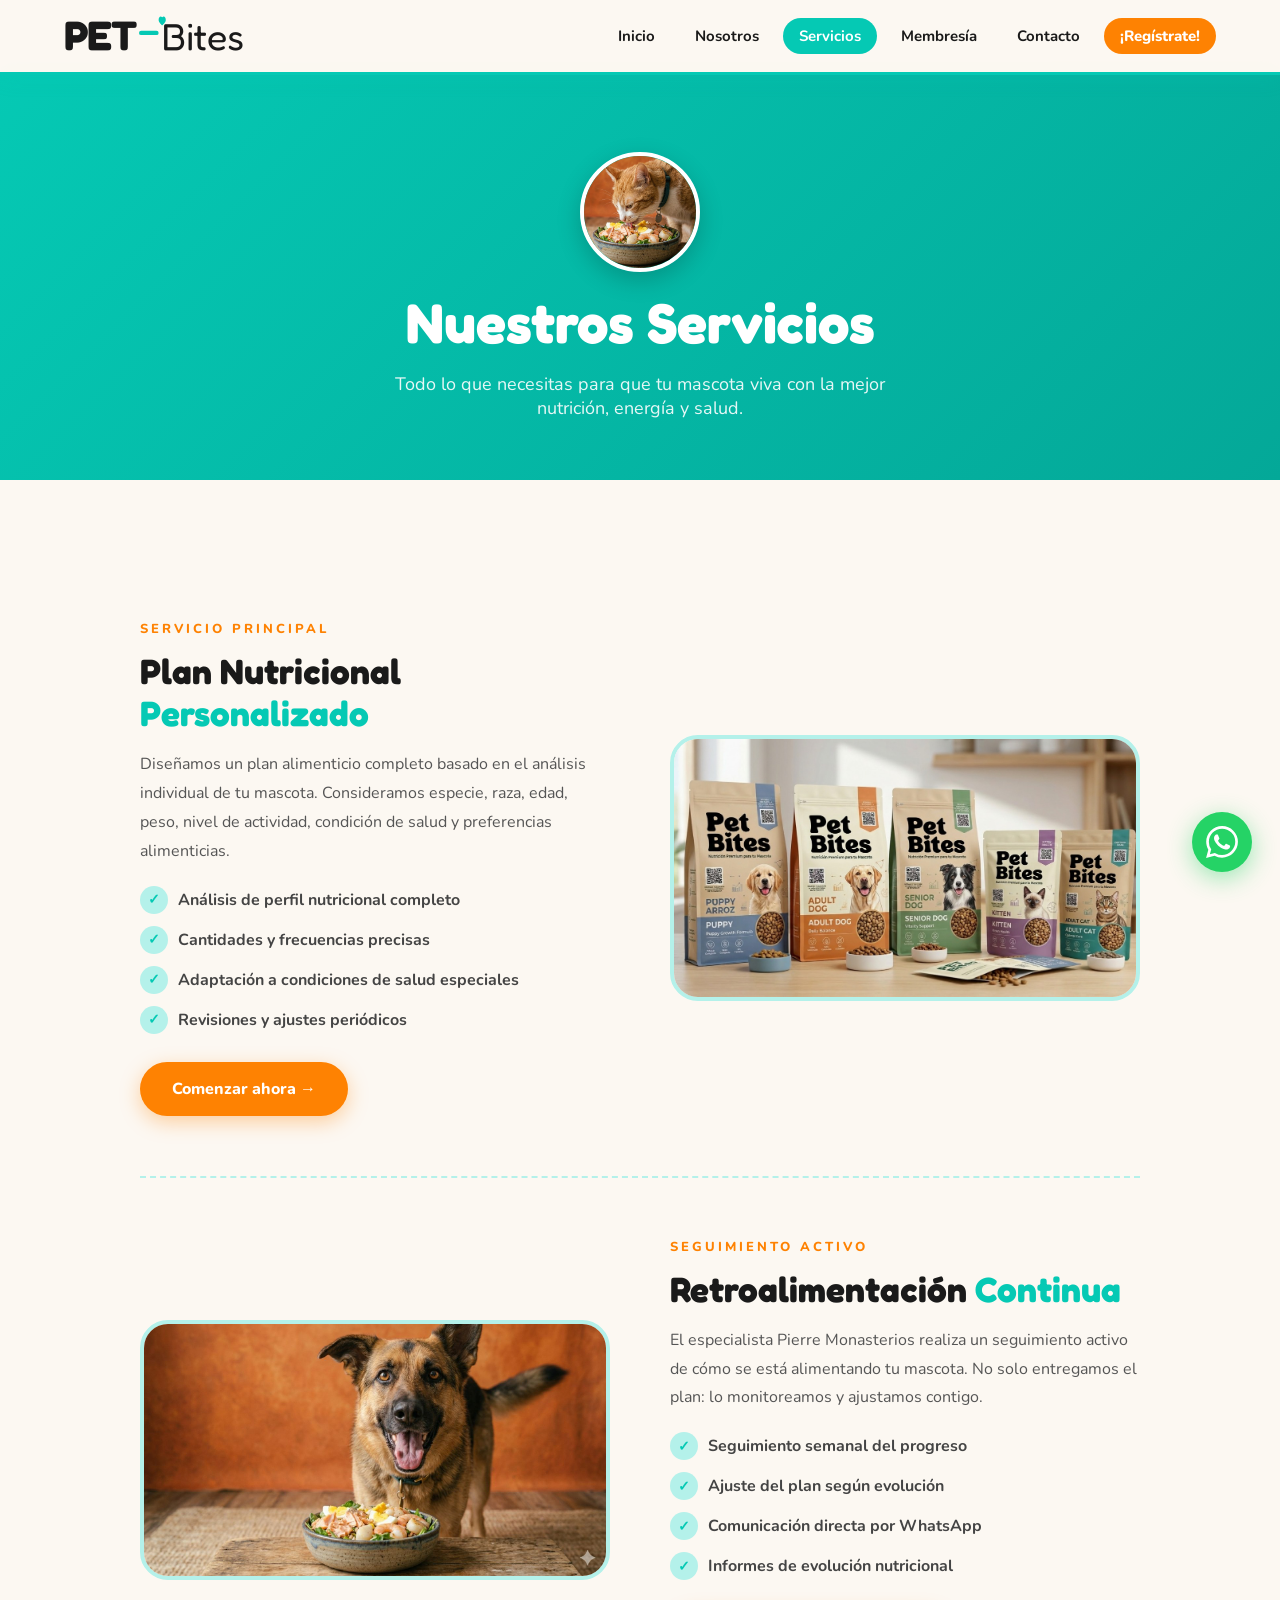
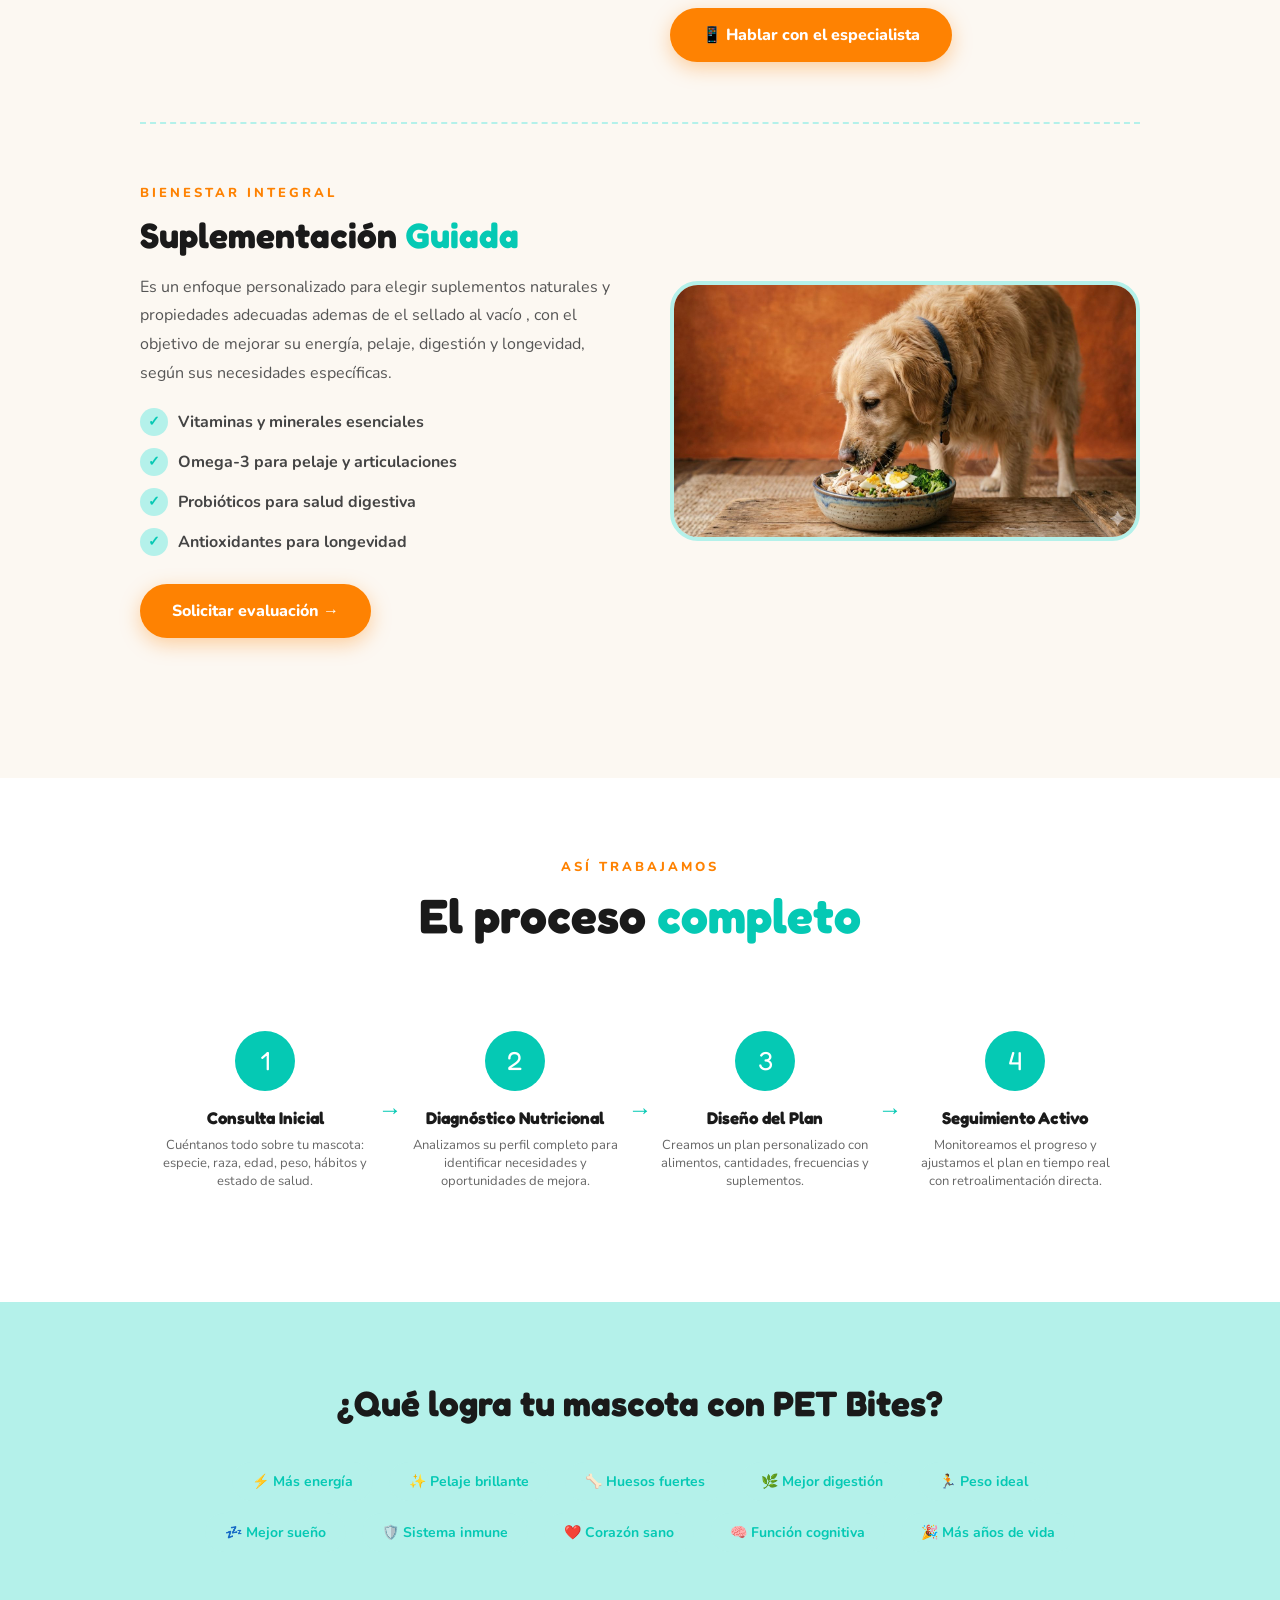
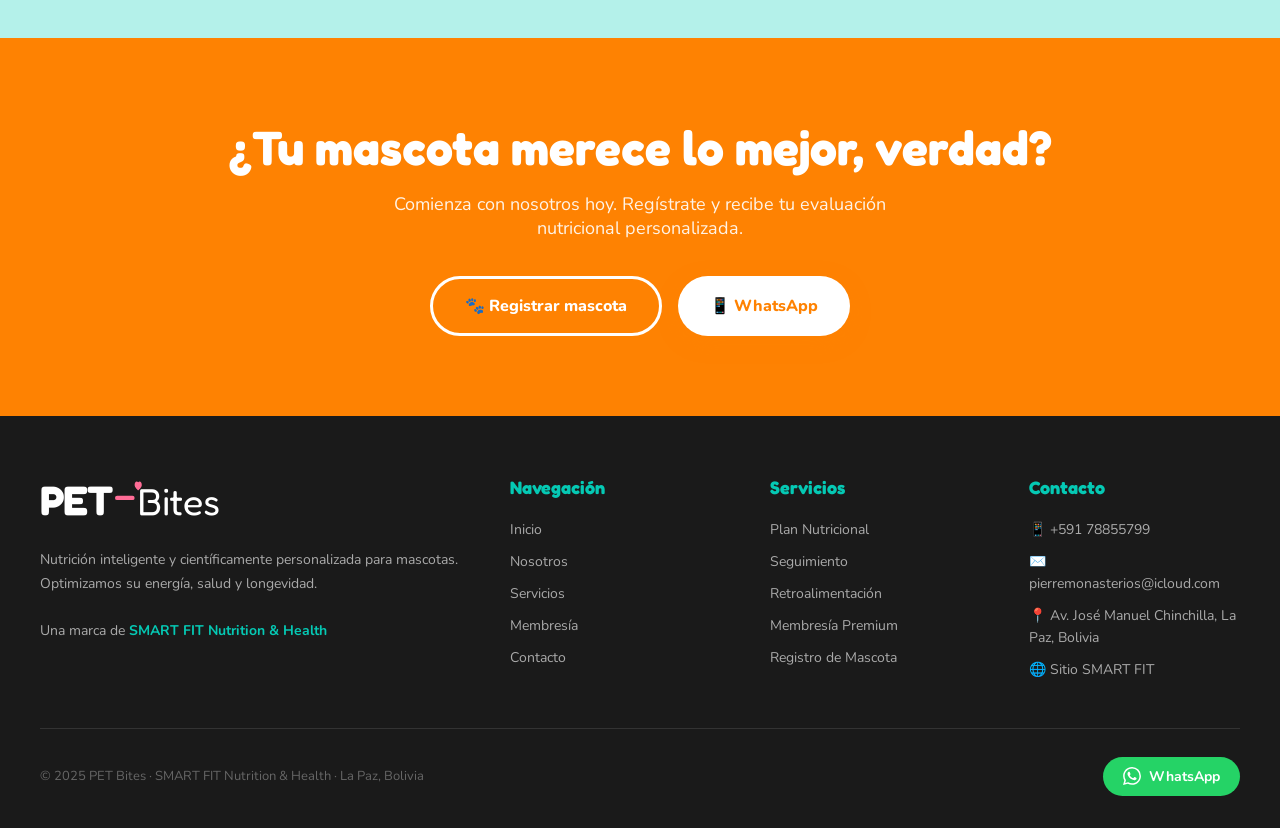
<file: pages/servicios.html>
<!DOCTYPE html>
<html lang="es">
<head>
  <meta charset="UTF-8" />
  <meta name="viewport" content="width=device-width, initial-scale=1.0" />
  <title>Servicios · PET Bites</title>
  <meta name="description" content="Planes nutricionales, seguimiento y retroalimentación experta para tu mascota. Conoce todos los servicios de PET Bites." />
  <link rel="stylesheet" href="../css/style.css" />
  <link href="https://fonts.googleapis.com/css2?family=Nunito:wght@400;600;700;800;900&family=Fredoka+One&display=swap" rel="stylesheet" />
  <style>
    .service-block {
      display: grid;
      grid-template-columns: 1fr 1fr;
      gap: 60px;
      align-items: center;
      padding: 60px 0;
      border-bottom: 2px dashed var(--light-teal);
    }
    .service-block:last-child { border-bottom: none; }
    .service-block.reverse { direction: rtl; }
    .service-block.reverse > * { direction: ltr; }
    .service-visual {
      border-radius: 28px;
      background: var(--light-teal);
      padding: 60px 40px;
      text-align: center;
      font-size: 80px;
    }
    @media(max-width:768px) {
      .service-block { grid-template-columns: 1fr; direction: ltr; }
    }
  </style>
  <link rel="icon" type="image/svg+xml" href="data:image/svg+xml,%3Csvg xmlns='http://www.w3.org/2000/svg' viewBox='0 0 100 100'%3E%3Ctext y='.9em' font-size='90'%3E🐾%3C/text%3E%3C/svg%3E">
  <meta property="og:title" content="Servicios · PET Bites">
  <meta property="og:description" content="Conoce todos los servicios de nutrición personalizada para tu mascota.">
  <meta property="og:type" content="website">
</head>
<body>

<div id="nav-placeholder"></div>
<div id="wa-placeholder"></div>

<main>

  <!-- PAGE HERO -->
  <section class="page-hero">
    <img src="../img/gato1.jpeg" alt="Servicios PET Bites" style="width:120px;height:120px;border-radius:50%;object-fit:cover;margin:0 auto 16px;display:block;border:4px solid white;box-shadow:0 8px 24px rgba(0,0,0,0.2);" loading="lazy" />
    <h1>Nuestros Servicios</h1>
    <p>Todo lo que necesitas para que tu mascota viva con la mejor nutrición, energía y salud.</p>
  </section>

  <!-- SERVICIOS DETALLADOS -->
  <section style="background:var(--cream);">
    <div class="container" style="max-width:1000px;">

      <!-- Servicio 1 -->
      <div class="service-block">
        <div>
          <span class="eyebrow" style="font-size:13px;font-weight:800;letter-spacing:3px;text-transform:uppercase;color:var(--orange);display:block;margin-bottom:12px;">Servicio principal</span>
          <h2 style="font-family:'Fredoka One',cursive;font-size:2.2rem;margin-bottom:16px;line-height:1.2;">Plan Nutricional <span style="color:var(--teal);">Personalizado</span></h2>
          <p style="color:#555;line-height:1.8;margin-bottom:20px;">Diseñamos un plan alimenticio completo basado en el análisis individual de tu mascota. Consideramos especie, raza, edad, peso, nivel de actividad, condición de salud y preferencias alimenticias.</p>
          <ul style="list-style:none;display:flex;flex-direction:column;gap:12px;margin-bottom:28px;">
            <li style="display:flex;align-items:center;gap:10px;font-weight:700;color:#444;"><span style="background:var(--light-teal);color:var(--teal);width:28px;height:28px;border-radius:50%;display:flex;align-items:center;justify-content:center;font-size:14px;flex-shrink:0;">✓</span>Análisis de perfil nutricional completo</li>
            <li style="display:flex;align-items:center;gap:10px;font-weight:700;color:#444;"><span style="background:var(--light-teal);color:var(--teal);width:28px;height:28px;border-radius:50%;display:flex;align-items:center;justify-content:center;font-size:14px;flex-shrink:0;">✓</span>Cantidades y frecuencias precisas</li>
            <li style="display:flex;align-items:center;gap:10px;font-weight:700;color:#444;"><span style="background:var(--light-teal);color:var(--teal);width:28px;height:28px;border-radius:50%;display:flex;align-items:center;justify-content:center;font-size:14px;flex-shrink:0;">✓</span>Adaptación a condiciones de salud especiales</li>
            <li style="display:flex;align-items:center;gap:10px;font-weight:700;color:#444;"><span style="background:var(--light-teal);color:var(--teal);width:28px;height:28px;border-radius:50%;display:flex;align-items:center;justify-content:center;font-size:14px;flex-shrink:0;">✓</span>Revisiones y ajustes periódicos</li>
          </ul>
          <a href="registro.html" class="btn-primary">Comenzar ahora →</a>
        </div>
        <div class="service-visual" style="padding:0; background:none; border-radius:28px; overflow:hidden; border: 4px solid var(--light-teal);">
          <img src="../img/nutricion.jpeg" alt="Nutrición PetBites" style="width:100%; height:100%; object-fit:cover; display:block;" />
        </div>
      </div>

      <!-- Servicio 2 -->
      <div class="service-block reverse">
        <div>
          <span class="eyebrow" style="font-size:13px;font-weight:800;letter-spacing:3px;text-transform:uppercase;color:var(--orange);display:block;margin-bottom:12px;">Seguimiento activo</span>
          <h2 style="font-family:'Fredoka One',cursive;font-size:2.2rem;margin-bottom:16px;line-height:1.2;">Retroalimentación <span style="color:var(--teal);">Continua</span></h2>
          <p style="color:#555;line-height:1.8;margin-bottom:20px;">El especialista Pierre Monasterios realiza un seguimiento activo de cómo se está alimentando tu mascota. No solo entregamos el plan: lo monitoreamos y ajustamos contigo.</p>
          <ul style="list-style:none;display:flex;flex-direction:column;gap:12px;margin-bottom:28px;">
            <li style="display:flex;align-items:center;gap:10px;font-weight:700;color:#444;"><span style="background:var(--light-teal);color:var(--teal);width:28px;height:28px;border-radius:50%;display:flex;align-items:center;justify-content:center;font-size:14px;flex-shrink:0;">✓</span>Seguimiento semanal del progreso</li>
            <li style="display:flex;align-items:center;gap:10px;font-weight:700;color:#444;"><span style="background:var(--light-teal);color:var(--teal);width:28px;height:28px;border-radius:50%;display:flex;align-items:center;justify-content:center;font-size:14px;flex-shrink:0;">✓</span>Ajuste del plan según evolución</li>
            <li style="display:flex;align-items:center;gap:10px;font-weight:700;color:#444;"><span style="background:var(--light-teal);color:var(--teal);width:28px;height:28px;border-radius:50%;display:flex;align-items:center;justify-content:center;font-size:14px;flex-shrink:0;">✓</span>Comunicación directa por WhatsApp</li>
            <li style="display:flex;align-items:center;gap:10px;font-weight:700;color:#444;"><span style="background:var(--light-teal);color:var(--teal);width:28px;height:28px;border-radius:50%;display:flex;align-items:center;justify-content:center;font-size:14px;flex-shrink:0;">✓</span>Informes de evolución nutricional</li>
          </ul>
          <a href="https://wa.me/59178855799" target="_blank" class="btn-primary">📱 Hablar con el especialista</a>
        </div>
        <div class="service-visual" style="padding:0; background:none; border-radius:28px; overflow:hidden; border: 4px solid var(--light-teal);">
          <img src="../img/perro1.jpeg" alt="Retroalimentación continua PET Bites" style="width:100%; height:100%; object-fit:cover; display:block;" loading="lazy" />
        </div>
      </div>

      <!-- Servicio 3 -->
      <div class="service-block">
        <div>
          <span class="eyebrow" style="font-size:13px;font-weight:800;letter-spacing:3px;text-transform:uppercase;color:var(--orange);display:block;margin-bottom:12px;">Bienestar integral</span>
          <h2 style="font-family:'Fredoka One',cursive;font-size:2.2rem;margin-bottom:16px;line-height:1.2;">Suplementación <span style="color:var(--teal);">Guiada</span></h2>
          <p style="color:#555;line-height:1.8;margin-bottom:20px;">Es un enfoque personalizado para elegir suplementos naturales y propiedades adecuadas ademas de el sellado al vacío , con el objetivo de mejorar su energía, pelaje, digestión y longevidad, según sus necesidades específicas.</p>
          <ul style="list-style:none;display:flex;flex-direction:column;gap:12px;margin-bottom:28px;">
            <li style="display:flex;align-items:center;gap:10px;font-weight:700;color:#444;"><span style="background:var(--light-teal);color:var(--teal);width:28px;height:28px;border-radius:50%;display:flex;align-items:center;justify-content:center;font-size:14px;flex-shrink:0;">✓</span>Vitaminas y minerales esenciales</li>
            <li style="display:flex;align-items:center;gap:10px;font-weight:700;color:#444;"><span style="background:var(--light-teal);color:var(--teal);width:28px;height:28px;border-radius:50%;display:flex;align-items:center;justify-content:center;font-size:14px;flex-shrink:0;">✓</span>Omega-3 para pelaje y articulaciones</li>
            <li style="display:flex;align-items:center;gap:10px;font-weight:700;color:#444;"><span style="background:var(--light-teal);color:var(--teal);width:28px;height:28px;border-radius:50%;display:flex;align-items:center;justify-content:center;font-size:14px;flex-shrink:0;">✓</span>Probióticos para salud digestiva</li>
            <li style="display:flex;align-items:center;gap:10px;font-weight:700;color:#444;"><span style="background:var(--light-teal);color:var(--teal);width:28px;height:28px;border-radius:50%;display:flex;align-items:center;justify-content:center;font-size:14px;flex-shrink:0;">✓</span>Antioxidantes para longevidad</li>
          </ul>
          <a href="registro.html" class="btn-primary">Solicitar evaluación →</a>
        </div>
        <div class="service-visual" style="padding:0; background:none; border-radius:28px; overflow:hidden; border: 4px solid var(--light-teal);">
          <img src="../img/perro2.jpeg" alt="Suplementación guiada PET Bites" style="width:100%; height:100%; object-fit:cover; display:block;" loading="lazy" />
        </div>
      </div>

    </div>
  </section>

  <!-- PROCESO -->
  <section style="background:white;">
    <div class="container">
      <div class="section-header">
        <span class="eyebrow">Así trabajamos</span>
        <h2>El proceso <span>completo</span></h2>
      </div>
      <div class="steps">
        <div class="step">
          <div class="step-num">1</div>
          <h4>Consulta Inicial</h4>
          <p>Cuéntanos todo sobre tu mascota: especie, raza, edad, peso, hábitos y estado de salud.</p>
        </div>
        <div class="step">
          <div class="step-num">2</div>
          <h4>Diagnóstico Nutricional</h4>
          <p>Analizamos su perfil completo para identificar necesidades y oportunidades de mejora.</p>
        </div>
        <div class="step">
          <div class="step-num">3</div>
          <h4>Diseño del Plan</h4>
          <p>Creamos un plan personalizado con alimentos, cantidades, frecuencias y suplementos.</p>
        </div>
        <div class="step">
          <div class="step-num">4</div>
          <h4>Seguimiento Activo</h4>
          <p>Monitoreamos el progreso y ajustamos el plan en tiempo real con retroalimentación directa.</p>
        </div>
      </div>
    </div>
  </section>

  <!-- BENEFICIOS PILLS -->
  <section style="background:var(--light-teal);text-align:center;">
    <div class="container" style="max-width:900px;">
      <h2 style="font-family:'Fredoka One',cursive;font-size:2.2rem;margin-bottom:32px;">¿Qué logra tu mascota con PET Bites?</h2>
      <div>
        <span class="benefit-pill">⚡ Más energía</span>
        <span class="benefit-pill">✨ Pelaje brillante</span>
        <span class="benefit-pill">🦴 Huesos fuertes</span>
        <span class="benefit-pill">🌿 Mejor digestión</span>
        <span class="benefit-pill">🏃 Peso ideal</span>
        <span class="benefit-pill">💤 Mejor sueño</span>
        <span class="benefit-pill">🛡️ Sistema inmune</span>
        <span class="benefit-pill">❤️ Corazón sano</span>
        <span class="benefit-pill">🧠 Función cognitiva</span>
        <span class="benefit-pill">🎉 Más años de vida</span>
      </div>
    </div>
  </section>

  <!-- CTA -->
  <section style="background:var(--orange);text-align:center;padding:80px 24px;">
    <h2 style="font-family:'Fredoka One',cursive;font-size:clamp(1.8rem,4vw,3rem);color:white;margin-bottom:16px;">¿Tu mascota merece lo mejor, verdad?</h2>
    <p style="color:rgba(255,255,255,0.9);font-size:18px;margin-bottom:36px;max-width:500px;margin-left:auto;margin-right:auto;">Comienza con nosotros hoy. Regístrate y recibe tu evaluación nutricional personalizada.</p>
    <div style="display:flex;gap:16px;justify-content:center;flex-wrap:wrap;">
      <a href="registro.html" class="btn-secondary" style="border-color:white;color:white;">🐾 Registrar mascota</a>
      <a href="https://wa.me/59178855799" target="_blank" class="btn-primary" style="background:white;color:var(--orange);">📱 WhatsApp</a>
    </div>
  </section>

</main>

<div id="footer-placeholder"></div>
<script src="../js/components.js"></script>
<script src="../js/main.js"></script>
</body>
</html>
</file>
<file: css/style.css>
/* ===== PET BITES - ESTILOS GLOBALES ===== */
@import url('https://fonts.googleapis.com/css2?family=Nunito:wght@400;600;700;800;900&family=Fredoka+One&display=swap');

:root {
  --cream: #FCF8F2;
  --orange: #FE8202;
  --teal: #05C9B4;
  --light-teal: #B4F1EA;
  --black: #1a1a1a;
  --white: #ffffff;
  --shadow: 0 8px 32px rgba(0,0,0,0.12);
  --shadow-hover: 0 16px 48px rgba(0,0,0,0.18);
  --radius: 20px;
  --radius-sm: 12px;
}

* {
  margin: 0;
  padding: 0;
  box-sizing: border-box;
}

html {
  scroll-behavior: smooth;
}

body {
  font-family: 'Nunito', sans-serif;
  background-color: var(--cream);
  color: var(--black);
  overflow-x: hidden;
}

/* ===== SCROLLBAR ===== */
::-webkit-scrollbar { width: 8px; }
::-webkit-scrollbar-track { background: var(--cream); }
::-webkit-scrollbar-thumb { background: var(--teal); border-radius: 4px; }

/* ===== LOGO SVG ===== */
.logo-svg {
  height: 50px;
  width: auto;
}

/* ===== HEADER / NAV ===== */
header {
  position: fixed;
  top: 0;
  left: 0;
  width: 100%;
  z-index: 999;
  background: rgba(252, 248, 242, 0.95);
  backdrop-filter: blur(10px);
  border-bottom: 3px solid var(--teal);
  box-shadow: 0 2px 20px rgba(5,201,180,0.15);
}

nav {
  max-width: 1200px;
  margin: 0 auto;
  padding: 0 24px;
  height: 72px;
  display: flex;
  align-items: center;
  justify-content: space-between;
}

.nav-logo {
  display: flex;
  align-items: center;
  gap: 10px;
  text-decoration: none;
}

.nav-links {
  display: flex;
  align-items: center;
  gap: 8px;
  list-style: none;
}

.nav-links a {
  text-decoration: none;
  color: var(--black);
  font-weight: 700;
  font-size: 15px;
  padding: 8px 16px;
  border-radius: 50px;
  transition: all 0.3s ease;
}

.nav-links a:hover {
  background: var(--light-teal);
  color: var(--teal);
}

.nav-links a.active {
  background: var(--teal);
  color: var(--white);
}

.nav-cta {
  background: var(--orange) !important;
  color: var(--white) !important;
  border-radius: 50px !important;
  font-weight: 800 !important;
}

.nav-cta:hover {
  background: #e07000 !important;
  transform: translateY(-2px);
  box-shadow: 0 4px 16px rgba(254,130,2,0.4);
}

/* Hamburger */
.hamburger {
  display: none;
  flex-direction: column;
  gap: 5px;
  cursor: pointer;
  padding: 8px;
}

.hamburger span {
  width: 26px;
  height: 3px;
  background: var(--black);
  border-radius: 3px;
  transition: all 0.3s;
}

.mobile-menu {
  display: none;
  position: fixed;
  top: 72px;
  left: 0;
  width: 100%;
  background: var(--cream);
  border-bottom: 3px solid var(--teal);
  padding: 16px;
  flex-direction: column;
  gap: 8px;
  z-index: 998;
}

.mobile-menu a {
  text-decoration: none;
  color: var(--black);
  font-weight: 700;
  padding: 12px 20px;
  border-radius: var(--radius-sm);
  font-size: 16px;
  transition: all 0.3s;
}

.mobile-menu a:hover {
  background: var(--light-teal);
}

.mobile-menu.open {
  display: flex;
}

/* ===== PAGE WRAPPER ===== */
main {
  padding-top: 72px;
}

/* ===== HERO SECTION ===== */
.hero {
  background: var(--cream);
  min-height: 90vh;
  display: flex;
  align-items: center;
  position: relative;
  overflow: hidden;
}

.hero::before {
  content: '';
  position: absolute;
  top: -100px;
  right: -150px;
  width: 600px;
  height: 600px;
  background: radial-gradient(circle, var(--light-teal) 0%, transparent 70%);
  opacity: 0.5;
  animation: float 6s ease-in-out infinite;
}

.hero::after {
  content: '';
  position: absolute;
  bottom: -80px;
  left: -100px;
  width: 400px;
  height: 400px;
  background: radial-gradient(circle, rgba(254,130,2,0.15) 0%, transparent 70%);
  animation: float 8s ease-in-out infinite reverse;
}

@keyframes float {
  0%, 100% { transform: translateY(0px); }
  50% { transform: translateY(-30px); }
}

.hero-content {
  max-width: 1200px;
  margin: 0 auto;
  padding: 80px 24px;
  display: grid;
  grid-template-columns: 1fr 1fr;
  gap: 60px;
  align-items: center;
  position: relative;
  z-index: 1;
}

.hero-text h1 {
  font-family: 'Fredoka One', cursive;
  font-size: clamp(2.5rem, 5vw, 4rem);
  line-height: 1.1;
  margin-bottom: 20px;
  color: var(--black);
}

.hero-text h1 span {
  color: var(--teal);
}

.hero-text p {
  font-size: 18px;
  line-height: 1.7;
  color: #555;
  margin-bottom: 36px;
}

.hero-buttons {
  display: flex;
  gap: 16px;
  flex-wrap: wrap;
}

.btn-primary {
  background: var(--orange);
  color: var(--white);
  padding: 16px 32px;
  border-radius: 50px;
  font-weight: 800;
  font-size: 16px;
  text-decoration: none;
  transition: all 0.3s ease;
  border: none;
  cursor: pointer;
  display: inline-flex;
  align-items: center;
  gap: 8px;
  box-shadow: 0 6px 20px rgba(254,130,2,0.35);
}

.btn-primary:hover {
  transform: translateY(-3px);
  box-shadow: 0 10px 28px rgba(254,130,2,0.45);
  background: #e07000;
}

.btn-secondary {
  background: transparent;
  color: var(--teal);
  padding: 16px 32px;
  border-radius: 50px;
  font-weight: 800;
  font-size: 16px;
  text-decoration: none;
  transition: all 0.3s ease;
  border: 3px solid var(--teal);
  cursor: pointer;
  display: inline-flex;
  align-items: center;
  gap: 8px;
}

.btn-secondary:hover {
  background: var(--teal);
  color: var(--white);
  transform: translateY(-3px);
}

.hero-visual {
  display: flex;
  justify-content: center;
  align-items: center;
}

.hero-card {
  background: var(--white);
  border-radius: 32px;
  padding: 40px;
  box-shadow: var(--shadow);
  border: 3px solid var(--light-teal);
  text-align: center;
  animation: float 5s ease-in-out infinite;
  max-width: 380px;
  width: 100%;
}

.hero-card .pet-emoji {
  font-size: 80px;
  display: block;
  margin-bottom: 16px;
}

.hero-card h3 {
  font-family: 'Fredoka One', cursive;
  font-size: 22px;
  color: var(--teal);
  margin-bottom: 8px;
}

.hero-card p {
  color: #777;
  font-size: 14px;
}

.badge-strip {
  display: flex;
  gap: 8px;
  margin-top: 16px;
  justify-content: center;
  flex-wrap: wrap;
}

.badge {
  background: var(--light-teal);
  color: var(--teal);
  padding: 6px 14px;
  border-radius: 50px;
  font-size: 13px;
  font-weight: 700;
}

/* ===== SECTION GENERIC ===== */
section {
  padding: 80px 24px;
}

.section-header {
  text-align: center;
  margin-bottom: 56px;
}

.section-header .eyebrow {
  font-size: 13px;
  font-weight: 800;
  letter-spacing: 3px;
  text-transform: uppercase;
  color: var(--orange);
  margin-bottom: 12px;
  display: block;
}

.section-header h2 {
  font-family: 'Fredoka One', cursive;
  font-size: clamp(2rem, 4vw, 3rem);
  color: var(--black);
  line-height: 1.15;
}

.section-header h2 span {
  color: var(--teal);
}

.section-header p {
  margin-top: 16px;
  color: #666;
  font-size: 17px;
  max-width: 560px;
  margin-left: auto;
  margin-right: auto;
}

.container {
  max-width: 1200px;
  margin: 0 auto;
}

/* ===== CARDS ===== */
.card-grid {
  display: grid;
  grid-template-columns: repeat(auto-fit, minmax(280px, 1fr));
  gap: 28px;
}

.card {
  background: var(--white);
  border-radius: var(--radius);
  padding: 32px;
  box-shadow: var(--shadow);
  transition: all 0.3s ease;
  border: 2px solid transparent;
}

.card:hover {
  transform: translateY(-6px);
  box-shadow: var(--shadow-hover);
  border-color: var(--light-teal);
}

.card-icon {
  font-size: 48px;
  margin-bottom: 20px;
  display: block;
}

.card h3 {
  font-family: 'Fredoka One', cursive;
  font-size: 22px;
  margin-bottom: 12px;
  color: var(--black);
}

.card p {
  color: #666;
  line-height: 1.7;
  font-size: 15px;
}

/* ===== TEAL BG SECTIONS ===== */
.bg-teal {
  background: var(--teal);
  color: var(--white);
}

.bg-teal .section-header h2,
.bg-teal .section-header p {
  color: var(--white);
}

.bg-teal .section-header .eyebrow {
  color: var(--light-teal);
}

.bg-orange {
  background: var(--orange);
  color: var(--white);
}

.bg-light-teal {
  background: var(--light-teal);
}

/* ===== WHATSAPP FLOAT BUTTON ===== */
.whatsapp-float {
  position: fixed;
  bottom: 28px;
  right: 28px;
  width: 60px;
  height: 60px;
  background: #25D366;
  border-radius: 50%;
  display: flex;
  align-items: center;
  justify-content: center;
  box-shadow: 0 6px 24px rgba(37,211,102,0.45);
  z-index: 997;
  transition: all 0.3s ease;
  text-decoration: none;
}

.whatsapp-float:hover {
  transform: scale(1.1) translateY(-4px);
  box-shadow: 0 10px 32px rgba(37,211,102,0.55);
}

.whatsapp-float svg {
  width: 32px;
  height: 32px;
  fill: white;
}

/* ===== FOOTER ===== */
footer {
  background: var(--black);
  color: var(--white);
  padding: 60px 24px 32px;
}

.footer-grid {
  max-width: 1200px;
  margin: 0 auto;
  display: grid;
  grid-template-columns: 2fr 1fr 1fr 1fr;
  gap: 48px;
  margin-bottom: 48px;
}

.footer-brand p {
  color: #aaa;
  line-height: 1.7;
  font-size: 14px;
  margin-top: 16px;
}

.footer-col h4 {
  font-family: 'Fredoka One', cursive;
  font-size: 18px;
  color: var(--teal);
  margin-bottom: 20px;
}

.footer-col ul {
  list-style: none;
  display: flex;
  flex-direction: column;
  gap: 10px;
}

.footer-col ul li a {
  color: #aaa;
  text-decoration: none;
  font-size: 14px;
  transition: color 0.3s;
}

.footer-col ul li a:hover {
  color: var(--teal);
}

.footer-bottom {
  max-width: 1200px;
  margin: 0 auto;
  padding-top: 28px;
  border-top: 1px solid #333;
  display: flex;
  justify-content: space-between;
  align-items: center;
  flex-wrap: wrap;
  gap: 16px;
}

.footer-bottom p {
  color: #666;
  font-size: 13px;
}

.footer-wa {
  display: flex;
  align-items: center;
  gap: 8px;
  background: #25D366;
  color: white;
  text-decoration: none;
  padding: 10px 20px;
  border-radius: 50px;
  font-weight: 700;
  font-size: 14px;
  transition: all 0.3s;
}

.footer-wa:hover {
  transform: translateY(-2px);
  box-shadow: 0 4px 16px rgba(37,211,102,0.4);
}

/* ===== MEMBERSHIP CARDS ===== */
.membership-grid {
  display: grid;
  grid-template-columns: repeat(auto-fit, minmax(280px, 1fr));
  gap: 28px;
  max-width: 1200px;
  margin: 0 auto;
}

.mem-card {
  background: var(--white);
  border-radius: 28px;
  padding: 40px 32px;
  text-align: center;
  box-shadow: var(--shadow);
  transition: all 0.3s ease;
  border: 3px solid transparent;
  position: relative;
  overflow: hidden;
}

.mem-card.featured {
  border-color: var(--orange);
  transform: scale(1.04);
}

.mem-card.featured::before {
  content: '⭐ MÁS POPULAR';
  position: absolute;
  top: 20px;
  right: -30px;
  background: var(--orange);
  color: white;
  font-size: 11px;
  font-weight: 800;
  padding: 6px 40px;
  transform: rotate(45deg);
  letter-spacing: 1px;
}

.mem-card:hover {
  transform: translateY(-8px);
  box-shadow: var(--shadow-hover);
}

.mem-card.featured:hover {
  transform: scale(1.04) translateY(-8px);
}

.mem-plan {
  font-family: 'Fredoka One', cursive;
  font-size: 13px;
  letter-spacing: 2px;
  text-transform: uppercase;
  color: var(--teal);
  margin-bottom: 8px;
}

.mem-price {
  font-family: 'Fredoka One', cursive;
  font-size: 48px;
  color: var(--black);
  line-height: 1;
}

.mem-price sup {
  font-size: 24px;
  vertical-align: super;
}

.mem-period {
  color: #999;
  font-size: 14px;
  margin-bottom: 24px;
}

.mem-features {
  list-style: none;
  text-align: left;
  display: flex;
  flex-direction: column;
  gap: 10px;
  margin-bottom: 32px;
}

.mem-features li {
  display: flex;
  align-items: center;
  gap: 10px;
  font-size: 14px;
  color: #555;
}

.mem-features li .check {
  width: 22px;
  height: 22px;
  background: var(--light-teal);
  border-radius: 50%;
  display: flex;
  align-items: center;
  justify-content: center;
  flex-shrink: 0;
  font-size: 12px;
}

/* ===== FORM STYLES ===== */
.form-container {
  max-width: 680px;
  margin: 0 auto;
  background: var(--white);
  border-radius: 28px;
  padding: 48px;
  box-shadow: var(--shadow);
}

.form-group {
  margin-bottom: 24px;
}

.form-group label {
  display: block;
  font-weight: 700;
  margin-bottom: 8px;
  font-size: 14px;
  color: var(--black);
}

.form-group input,
.form-group select,
.form-group textarea {
  width: 100%;
  padding: 14px 18px;
  border: 2px solid #e5e5e5;
  border-radius: var(--radius-sm);
  font-family: 'Nunito', sans-serif;
  font-size: 15px;
  transition: border-color 0.3s;
  outline: none;
  background: var(--cream);
}

.form-group input:focus,
.form-group select:focus,
.form-group textarea:focus {
  border-color: var(--teal);
}

.form-group textarea {
  resize: vertical;
  min-height: 120px;
}

.form-row {
  display: grid;
  grid-template-columns: 1fr 1fr;
  gap: 20px;
}

/* ===== STEP PROCESS ===== */
.steps {
  display: grid;
  grid-template-columns: repeat(auto-fit, minmax(200px, 1fr));
  gap: 0;
  position: relative;
  max-width: 1000px;
  margin: 0 auto;
}

.step {
  text-align: center;
  padding: 32px 20px;
  position: relative;
}

.step::after {
  content: '→';
  position: absolute;
  right: -12px;
  top: 50%;
  transform: translateY(-50%);
  font-size: 24px;
  color: var(--teal);
}

.step:last-child::after {
  display: none;
}

.step-num {
  width: 60px;
  height: 60px;
  background: var(--teal);
  border-radius: 50%;
  font-family: 'Fredoka One', cursive;
  font-size: 26px;
  color: white;
  display: flex;
  align-items: center;
  justify-content: center;
  margin: 0 auto 16px;
}

.step h4 {
  font-family: 'Fredoka One', cursive;
  font-size: 17px;
  margin-bottom: 8px;
}

.step p {
  font-size: 13px;
  color: #666;
}

/* ===== TESTIMONIALS ===== */
.testimonials-grid {
  display: grid;
  grid-template-columns: repeat(auto-fit, minmax(300px, 1fr));
  gap: 24px;
}

.testimonial {
  background: var(--white);
  border-radius: var(--radius);
  padding: 32px;
  box-shadow: var(--shadow);
}

.testimonial-text {
  font-style: italic;
  color: #555;
  line-height: 1.7;
  margin-bottom: 20px;
  font-size: 15px;
}

.testimonial-author {
  display: flex;
  align-items: center;
  gap: 12px;
}

.author-avatar {
  width: 48px;
  height: 48px;
  border-radius: 50%;
  display: flex;
  align-items: center;
  justify-content: center;
  font-size: 22px;
  background: var(--light-teal);
}

.author-name {
  font-weight: 800;
  font-size: 15px;
}

.author-pet {
  font-size: 13px;
  color: var(--teal);
}

.stars {
  color: #FE8202;
  font-size: 16px;
  margin-bottom: 12px;
}

/* ===== PAGE HERO (internas) ===== */
.page-hero {
  background: linear-gradient(135deg, var(--teal) 0%, #04a898 100%);
  color: white;
  padding: 80px 24px 60px;
  text-align: center;
}

.page-hero h1 {
  font-family: 'Fredoka One', cursive;
  font-size: clamp(2rem, 5vw, 3.5rem);
  margin-bottom: 16px;
}

.page-hero p {
  font-size: 18px;
  opacity: 0.9;
  max-width: 560px;
  margin: 0 auto;
}

/* ===== SUCCESS/ALERT ===== */
.alert {
  padding: 16px 24px;
  border-radius: var(--radius-sm);
  margin-bottom: 20px;
  font-weight: 700;
}

.alert-success {
  background: var(--light-teal);
  color: var(--teal);
  border: 2px solid var(--teal);
}

.alert-hidden {
  display: none;
}

/* ===== FAQ ===== */
.faq-item {
  background: var(--white);
  border-radius: var(--radius-sm);
  margin-bottom: 12px;
  overflow: hidden;
  border: 2px solid var(--light-teal);
}

.faq-question {
  padding: 20px 24px;
  font-weight: 800;
  cursor: pointer;
  display: flex;
  justify-content: space-between;
  align-items: center;
  transition: background 0.3s;
}

.faq-question:hover {
  background: var(--light-teal);
}

.faq-answer {
  display: none;
  padding: 16px 24px;
  color: #666;
  border-top: 2px solid var(--light-teal);
  line-height: 1.7;
}

.faq-item.open .faq-answer {
  display: block;
}

.faq-item.open .faq-icon {
  transform: rotate(45deg);
}

.faq-icon {
  font-size: 22px;
  transition: transform 0.3s;
  color: var(--teal);
  font-weight: 400;
}

/* ===== BENEFIT PILLS ===== */
.benefit-pill {
  display: inline-flex;
  align-items: center;
  gap: 8px;
  background: var(--light-teal);
  color: var(--teal);
  padding: 10px 20px;
  border-radius: 50px;
  font-weight: 700;
  font-size: 14px;
  margin: 6px;
}

/* ===== ANIMATIONS ===== */
@keyframes fadeInUp {
  from { opacity: 0; transform: translateY(30px); }
  to { opacity: 1; transform: translateY(0); }
}

.animate-in {
  animation: fadeInUp 0.6s ease forwards;
}

.delay-1 { animation-delay: 0.1s; }
.delay-2 { animation-delay: 0.2s; }
.delay-3 { animation-delay: 0.3s; }

/* ===== CARD IMAGES (replacing icons) ===== */
.card-img {
  width: 100%;
  height: 180px;
  object-fit: cover;
  border-radius: var(--radius-sm);
  margin-bottom: 20px;
  display: block;
  border: 2px solid var(--light-teal);
  transition: transform 0.3s ease;
}

.card:hover .card-img {
  transform: scale(1.03);
}

/* ===== SKELETON LOADING ===== */
.skeleton {
  background: linear-gradient(90deg, #f0f0f0 25%, #e0e0e0 50%, #f0f0f0 75%);
  background-size: 200% 100%;
  animation: skeleton-loading 1.5s infinite;
  border-radius: var(--radius-sm);
}

@keyframes skeleton-loading {
  0% { background-position: 200% 0; }
  100% { background-position: -200% 0; }
}

/* ===== RESPONSIVE ===== */
@media (max-width: 900px) {
  .footer-grid {
    grid-template-columns: 1fr 1fr;
  }
}

@media (max-width: 768px) {
  .nav-links { display: none; }
  .hamburger { display: flex; }

  .hero-content {
    grid-template-columns: 1fr;
    text-align: center;
    gap: 40px;
  }

  .hero-buttons {
    justify-content: center;
  }

  .hero::before, .hero::after {
    display: none;
  }

  .steps {
    grid-template-columns: 1fr;
  }

  .step::after {
    content: '↓';
    right: 50%;
    top: auto;
    bottom: -16px;
    transform: translateX(50%);
  }

  .form-row {
    grid-template-columns: 1fr;
  }

  .footer-grid {
    grid-template-columns: 1fr;
    gap: 32px;
  }

  .footer-bottom {
    flex-direction: column;
    text-align: center;
  }

  .mem-card.featured {
    transform: scale(1);
  }

  .form-container {
    padding: 28px 20px;
  }

  .card-img {
    height: 140px;
  }


}
</file>
